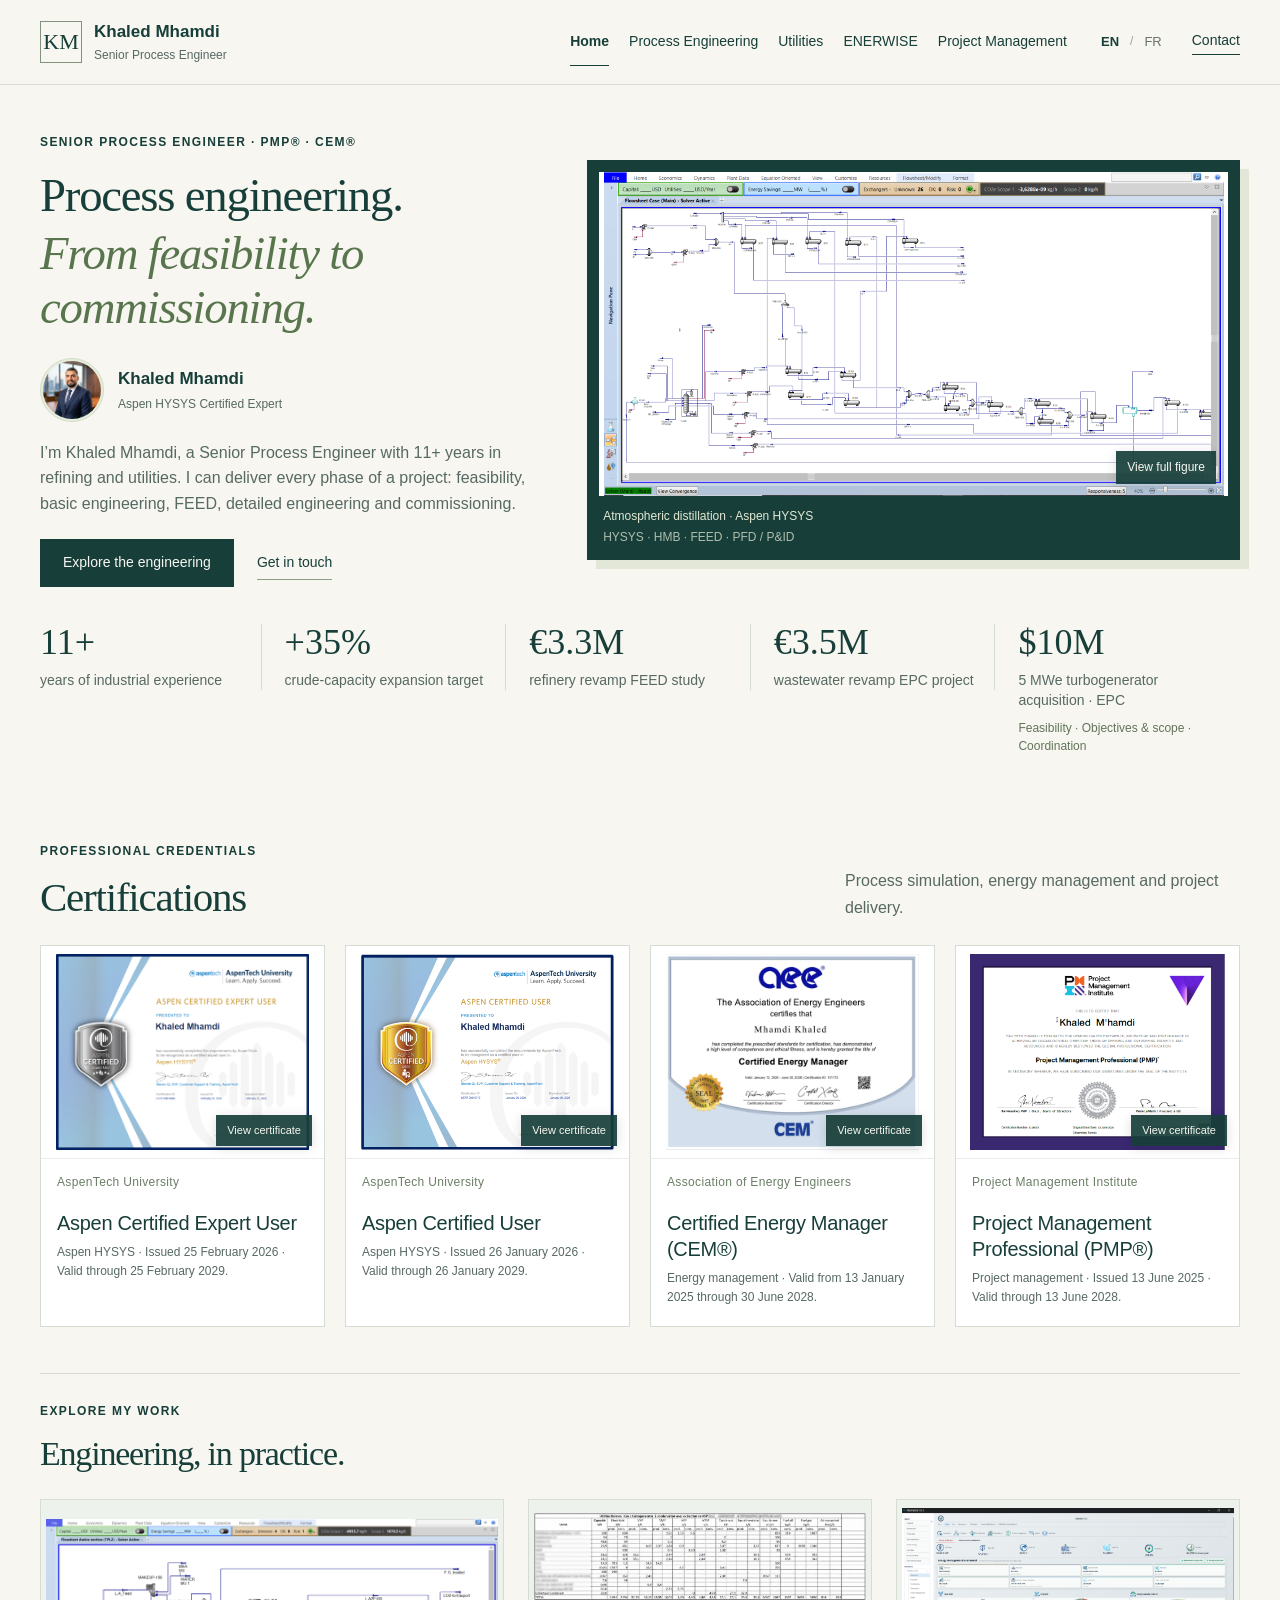
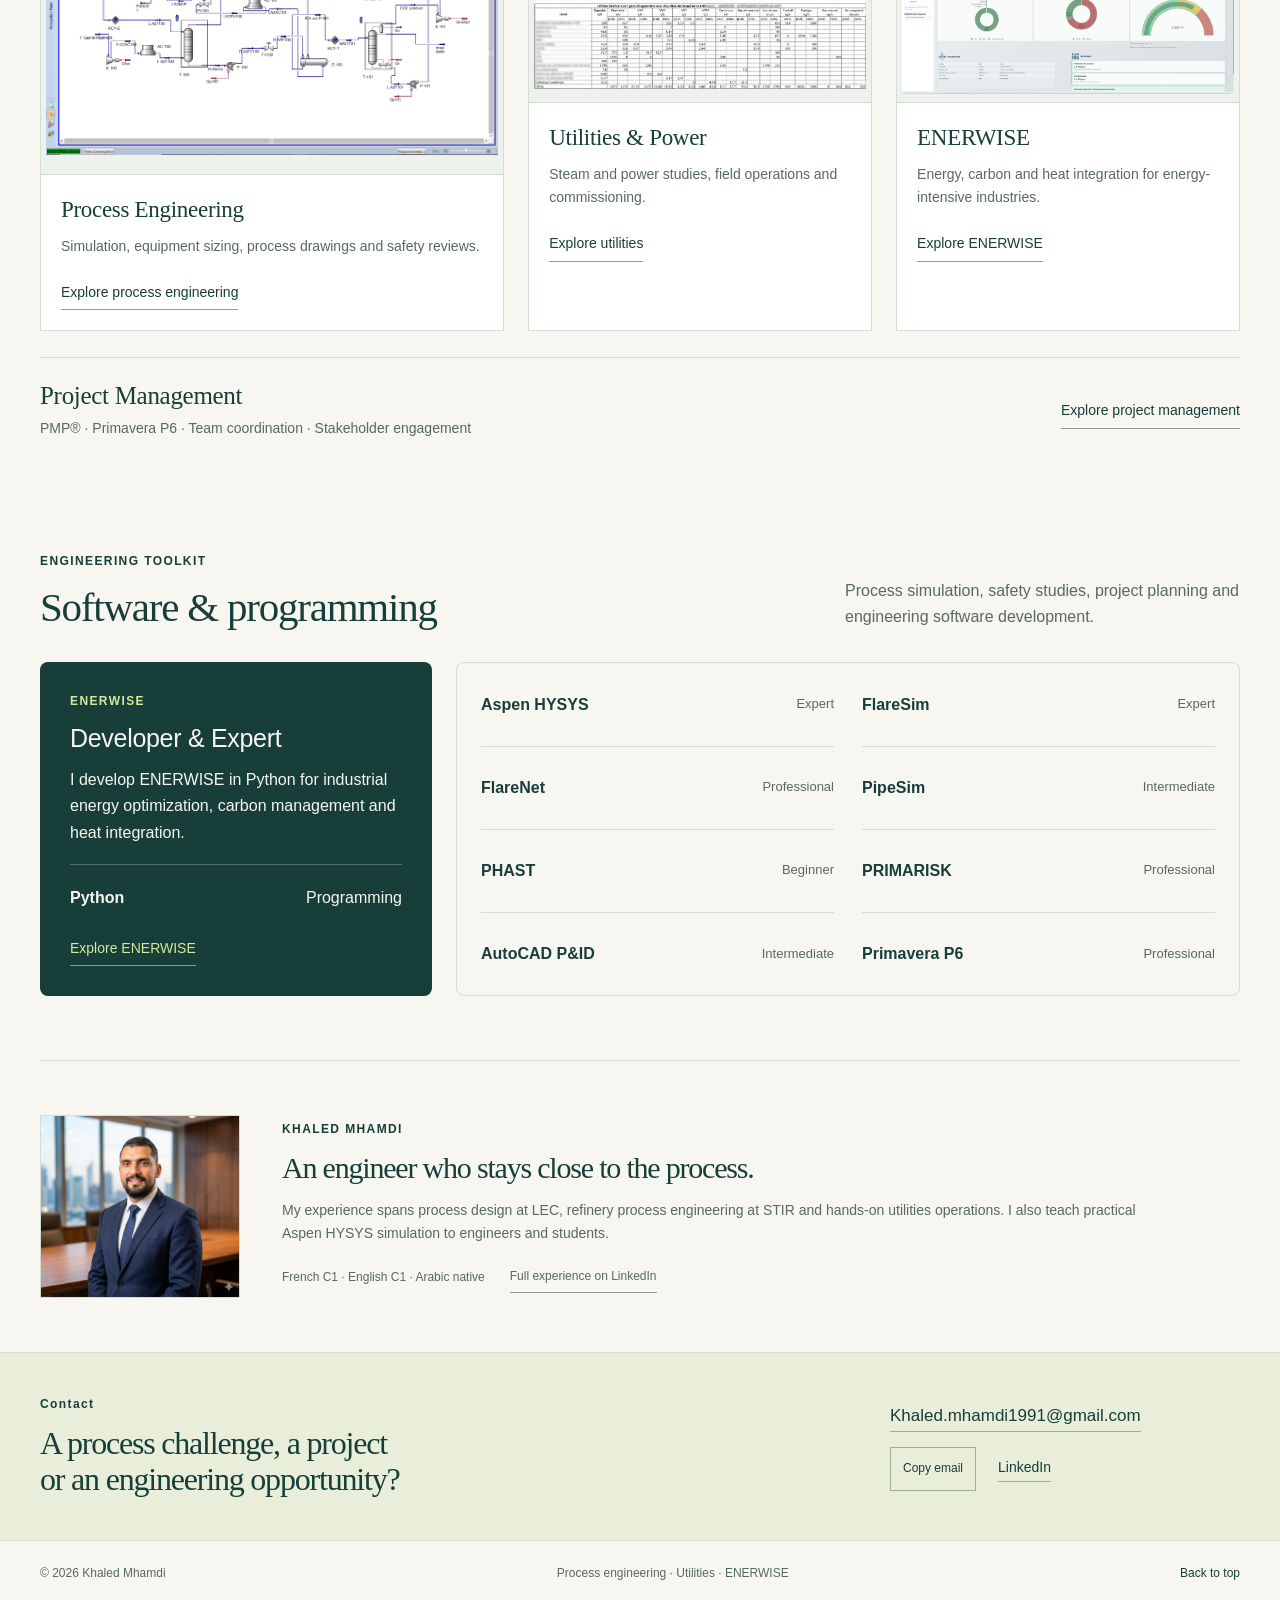
<file: index.html>
<!doctype html>
<html lang="en"><head><meta charset="utf-8"><meta name="viewport" content="width=device-width, initial-scale=1"><meta name="theme-color" content="#173e39"><title>Khaled Mhamdi | Senior Process Engineer</title><meta name="description" content="Senior Process Engineer with 11+ years in refining and utilities. Feasibility, basic engineering, FEED, detailed engineering and commissioning. Explore the visual portfolio and ENERWISE."><meta property="og:type" content="website"><meta property="og:title" content="Khaled Mhamdi | Senior Process Engineer"><meta property="og:description" content="Senior Process Engineer with 11+ years in refining and utilities. Feasibility, basic engineering, FEED, detailed engineering and commissioning. Explore the visual portfolio and ENERWISE."><meta property="og:url" content="https://www.khaledmhamdi.com/"><link rel="canonical" href="https://www.khaledmhamdi.com/"><link rel="icon" href="/favicon.svg" type="image/svg+xml"><link rel="stylesheet" href="/styles.css?v=20261016-software"><script src="/content.js?v=20261016-software" defer></script><script src="/app.js" defer></script><script type="application/ld+json">{"@context":"https://schema.org","@type":"Person","name":"Khaled Mhamdi","jobTitle":"Senior Process Engineer","email":"Khaled.mhamdi1991@gmail.com","sameAs":["https://www.linkedin.com/in/khaled-mhamdi-pmp%C2%AE-cem%C2%AE-aspen-hysys-expert%C2%AE-0255bb90"],"knowsAbout":["Process engineering","Aspen HYSYS","Equipment sizing","HAZOP","Industrial utilities","Heat integration"]}</script></head><body data-page="home" class="page-home"><a class="skip-link" href="#main" data-i18n="skip">Skip to content</a><header><div class="container header-inner"><a class="brand" href="/" data-page-path="/"><span class="brand-mark">KM</span><span>Khaled Mhamdi<small data-i18n="brandSub">Senior Process Engineer</small></span></a><nav class="desktop-nav" aria-label="Main navigation"><a href="/" data-page-path="/" data-i18n="navHome" aria-current="page" class="current">Home</a><a href="/process-engineering/" data-page-path="/process-engineering/" data-i18n="navProcess">Process Engineering</a><a href="/utilities/" data-page-path="/utilities/" data-i18n="navUtilities">Utilities</a><a href="/enerwise/" data-page-path="/enerwise/">ENERWISE</a><a href="/project-management/" data-page-path="/project-management/" data-i18n="navManagement">Project Management</a></nav><div class="header-actions"><div class="language-switch"><button type="button" data-lang="en" aria-pressed="true" class="active">EN</button><span>/</span><button type="button" data-lang="fr" aria-pressed="false">FR</button></div><a class="header-contact" href="#contact" data-i18n="contact">Contact</a><button class="menu-toggle" type="button" aria-expanded="false" aria-controls="mobile-menu" data-i18n="menu">Menu</button></div></div><nav id="mobile-menu" aria-label="Mobile navigation" hidden><a href="/" data-page-path="/" data-i18n="navHome" aria-current="page" class="current">Home</a><a href="/process-engineering/" data-page-path="/process-engineering/" data-i18n="navProcess">Process Engineering</a><a href="/utilities/" data-page-path="/utilities/" data-i18n="navUtilities">Utilities</a><a href="/enerwise/" data-page-path="/enerwise/">ENERWISE</a><a href="/project-management/" data-page-path="/project-management/" data-i18n="navManagement">Project Management</a><a href="/#about" data-page-path="/#about" data-i18n="navAbout">About</a><a href="#contact" data-i18n="contact">Contact</a></nav></header><main id="main"><section id="home" class="hero container"><div class="home-lead-grid"><div class="hero-top"><div><div class="eyebrow" data-i18n="heroLabel">SENIOR PROCESS ENGINEER · PMP® · CEM®</div><h1 data-i18n-html="heroTitle">Process engineering.<br><em>From feasibility to commissioning.</em></h1></div><div class="hero-side"><div class="hero-person"><img src="/assets/khaled-mhamdi.png" alt="Khaled Mhamdi" width="64" height="64"><div><strong>Khaled Mhamdi</strong><span>Aspen HYSYS Certified Expert</span></div></div><p data-i18n="heroIntro">I’m Khaled Mhamdi, a Senior Process Engineer with 11+ years in refining and utilities. I can deliver every phase of a project: feasibility, basic engineering, FEED, detailed engineering and commissioning.</p><div class="hero-buttons"><a class="button primary" href="/process-engineering/" data-i18n="heroCTA" data-page-path="/process-engineering/">Explore the engineering</a><a class="text-link" href="#contact" data-i18n="heroSecond">Get in touch</a></div></div></div><div class="hero-figure"><button class="figure-open" type="button" data-open="distillation" aria-label="View full atmospheric distillation figure"><img src="/assets/projects/atmospheric-distillation.png" alt="Atmospheric distillation simulation in Aspen HYSYS" width="1920" height="1004" fetchpriority="high"><span class="view-label" data-i18n="openFigure">View full figure</span></button><div class="hero-caption"><span data-i18n="heroFigure">Atmospheric distillation · Aspen HYSYS</span><span>HYSYS · HMB · FEED · PFD / P&amp;ID</span></div></div></div><div class="hero-metrics"><div><strong>11+</strong><span data-i18n="experienceYears">years of industrial experience</span></div><div><strong>+35%</strong><span data-i18n="capacityTarget">crude-capacity expansion target</span></div><div><strong>€3.3M</strong><span data-i18n="refineryFeed">refinery revamp FEED study</span></div><div><strong>€3.5M</strong><span data-i18n="wastewaterEpc">wastewater revamp EPC project</span></div><div class="turbogenerator-highlight"><strong>$10M</strong><span data-i18n="turbogeneratorEpc">5 MWe turbogenerator acquisition · EPC</span><p data-i18n="turbogeneratorScopeShort">Feasibility · Objectives &amp; scope · Coordination</p></div></div></section><section id="certifications" class="container certifications-section" aria-labelledby="certifications-title"><div class="section-heading"><div><div class="eyebrow" data-i18n="certificationsLabel">PROFESSIONAL CREDENTIALS</div><h2 id="certifications-title" data-i18n="certificationsTitle">Certifications</h2></div><p data-i18n="certificationsIntro">Process simulation, energy management and project delivery.</p></div><div class="certifications-grid"><figure class="figure-card certificate-card" data-figure-id="certificate-aceu"><button class="figure-open" type="button" data-open="certificate-aceu" aria-label="View certificate: Aspen Certified Expert User"><img src="/assets/certificates/aspen-hysys-expert-user.png" alt="Aspen Certified Expert User certificate awarded to Khaled Mhamdi" width="1137" height="879" loading="lazy" decoding="async"><span class="view-label" data-i18n="viewCertificate">View certificate</span></button><figcaption><div class="figure-meta">AspenTech University</div><h3 data-figure-title="certificate-aceu">Aspen Certified Expert User</h3><p data-figure-caption="certificate-aceu">Aspen HYSYS · Issued 25 February 2026 · Valid through 25 February 2029.</p></figcaption></figure><figure class="figure-card certificate-card" data-figure-id="certificate-acu"><button class="figure-open" type="button" data-open="certificate-acu" aria-label="View certificate: Aspen Certified User"><img src="/assets/certificates/aspen-hysys-certified-user.png" alt="Aspen Certified User certificate awarded to Khaled Mhamdi" width="954" height="740" loading="lazy" decoding="async"><span class="view-label" data-i18n="viewCertificate">View certificate</span></button><figcaption><div class="figure-meta">AspenTech University</div><h3 data-figure-title="certificate-acu">Aspen Certified User</h3><p data-figure-caption="certificate-acu">Aspen HYSYS · Issued 26 January 2026 · Valid through 26 January 2029.</p></figcaption></figure><figure class="figure-card certificate-card" data-figure-id="certificate-cem"><button class="figure-open" type="button" data-open="certificate-cem" aria-label="View certificate: Certified Energy Manager (CEM®)"><img src="/assets/certificates/certified-energy-manager.jpg" alt="Certified Energy Manager (CEM®) certificate awarded to Khaled Mhamdi" width="1244" height="968" loading="lazy" decoding="async"><span class="view-label" data-i18n="viewCertificate">View certificate</span></button><figcaption><div class="figure-meta">Association of Energy Engineers</div><h3 data-figure-title="certificate-cem">Certified Energy Manager (CEM®)</h3><p data-figure-caption="certificate-cem">Energy management · Valid from 13 January 2025 through 30 June 2028.</p></figcaption></figure><figure class="figure-card certificate-card" data-figure-id="certificate-pmp"><button class="figure-open" type="button" data-open="certificate-pmp" aria-label="View certificate: Project Management Professional (PMP®)"><img src="/assets/certificates/project-management-professional.png" alt="Project Management Professional (PMP®) certificate awarded to Khaled Mhamdi" width="824" height="636" loading="lazy" decoding="async"><span class="view-label" data-i18n="viewCertificate">View certificate</span></button><figcaption><div class="figure-meta">Project Management Institute</div><h3 data-figure-title="certificate-pmp">Project Management Professional (PMP®)</h3><p data-figure-caption="certificate-pmp">Project management · Issued 13 June 2025 · Valid through 13 June 2028.</p></figcaption></figure></div></section><section class="container home-work"><div class="section-heading"><div><div class="eyebrow" data-i18n="homeWorkLabel">EXPLORE MY WORK</div><h2 data-i18n="homeWorkTitle">Engineering, in practice.</h2></div></div><div class="path-grid"><article class="path-card path-process"><a href="/process-engineering/" data-page-path="/process-engineering/"><div class="path-visual"><img src="/assets/projects/carbon-capture-amine.png" alt="Process Engineering" width="1920" height="1003" loading="lazy" decoding="async"></div><div class="path-copy"><h3 data-i18n="homeProcessTitle">Process Engineering</h3><p data-i18n="homeProcessDesc">Simulation, equipment sizing, process drawings and safety reviews.</p><span class="text-link" data-i18n="viewProcess">Explore process engineering</span></div></a></article><article class="path-card path-utilities"><a href="/utilities/" data-page-path="/utilities/"><div class="path-visual"><img src="/assets/projects/utilities-scenarios-redacted.png" alt="Utilities &amp; Power" width="1719" height="915" loading="lazy" decoding="async"></div><div class="path-copy"><h3 data-i18n="homeUtilitiesTitle">Utilities &amp; Power</h3><p data-i18n="homeUtilitiesDesc">Steam and power studies, field operations and commissioning.</p><span class="text-link" data-i18n="viewUtilities">Explore utilities</span></div></a></article><article class="path-card path-enerwise"><a href="/enerwise/" data-page-path="/enerwise/"><div class="path-visual"><img src="/assets/enerwise/refinery-energy-dashboard.png" alt="ENERWISE" width="1917" height="1077" loading="lazy" decoding="async"></div><div class="path-copy"><h3 data-i18n="homeEnerwiseTitle">ENERWISE</h3><p data-i18n="homeEnerwiseDesc">Energy, carbon and heat integration for energy-intensive industries.</p><span class="text-link" data-i18n="viewEnerwise">Explore ENERWISE</span></div></a></article></div><a class="management-path" href="/project-management/" data-page-path="/project-management/"><div><h3 data-i18n="homeManagementTitle">Project Management</h3><p data-i18n="homeManagementDesc">PMP® · Primavera P6 · Team coordination · Stakeholder engagement</p></div><span data-i18n="viewManagement" class="text-link">Explore project management</span></a></section><section id="software" class="container software-section" aria-labelledby="software-title"><div class="section-heading"><div><div class="eyebrow" data-i18n="softwareLabel">ENGINEERING TOOLKIT</div><h2 id="software-title" data-i18n="softwareTitle">Software &amp; programming</h2></div><p data-i18n="softwareIntro">Process simulation, safety studies, project planning and engineering software development.</p></div><div class="software-layout"><article class="software-development"><div class="eyebrow">ENERWISE</div><h3 data-i18n="levelDeveloper">Developer &amp; Expert</h3><p data-i18n="softwareDevelopment">I develop ENERWISE in Python for industrial energy optimization, carbon management and heat integration.</p><div class="python-skill"><strong>Python</strong><span data-i18n="pythonRole">Programming</span></div><a class="text-link" href="/enerwise/" data-page-path="/enerwise/" data-i18n="softwareExplore">Explore ENERWISE</a></article><dl class="software-grid"><div class="software-item"><dt>Aspen HYSYS</dt><dd data-i18n="levelExpert">Expert</dd></div><div class="software-item"><dt>FlareSim</dt><dd data-i18n="levelExpert">Expert</dd></div><div class="software-item"><dt>FlareNet</dt><dd data-i18n="levelProfessional">Professional</dd></div><div class="software-item"><dt>PipeSim</dt><dd data-i18n="levelIntermediate">Intermediate</dd></div><div class="software-item"><dt>PHAST</dt><dd data-i18n="levelBeginner">Beginner</dd></div><div class="software-item"><dt>PRIMARISK</dt><dd data-i18n="levelProfessional">Professional</dd></div><div class="software-item"><dt>AutoCAD P&amp;ID</dt><dd data-i18n="levelIntermediate">Intermediate</dd></div><div class="software-item"><dt>Primavera P6</dt><dd data-i18n="levelProfessional">Professional</dd></div></dl></div></section><section id="about" class="container about-section"><img src="/assets/khaled-mhamdi.png" class="about-photo" alt="Khaled Mhamdi" width="1085" height="992" loading="lazy"><div><div class="eyebrow" data-i18n="aboutLabel">KHALED MHAMDI</div><h2 data-i18n="aboutTitle">An engineer who stays close to the process.</h2><p data-i18n="aboutDesc">My experience spans process design at LEC, refinery process engineering at STIR and hands-on utilities operations. I also teach practical Aspen HYSYS simulation to engineers and students.</p><div class="about-footer"><span data-i18n="aboutLanguages">French C1 · English C1 · Arabic native</span><a class="text-link" href="https://www.linkedin.com/in/khaled-mhamdi-pmp%C2%AE-cem%C2%AE-aspen-hysys-expert%C2%AE-0255bb90" target="_blank" rel="noopener noreferrer" data-i18n="linkedin">Full experience on LinkedIn</a></div></div></section><section class="contact-section" id="contact"><div class="container"><div><div class="eyebrow" data-i18n="contact">Contact</div><h2 data-i18n-html="contactTitle">A process challenge, a project<br>or an engineering opportunity?</h2></div><div class="contact-links"><a href="mailto:Khaled.mhamdi1991@gmail.com">Khaled.mhamdi1991@gmail.com</a><button class="copy-email" type="button" data-i18n="emailCopy">Copy email</button><a href="https://www.linkedin.com/in/khaled-mhamdi-pmp%C2%AE-cem%C2%AE-aspen-hysys-expert%C2%AE-0255bb90" target="_blank" rel="noopener noreferrer">LinkedIn</a></div></div></section></main><footer class="container"><span>© <span id="year">2026</span> Khaled Mhamdi</span><span data-i18n="footer">Process engineering · Utilities · ENERWISE</span><a href="#main" data-i18n="top">Back to top</a></footer><dialog id="figure-dialog" aria-labelledby="viewer-title"><div class="viewer-header"><div><span id="viewer-tool"></span><h2 id="viewer-title"></h2></div><button type="button" id="viewer-close" data-i18n="close">Close</button></div><div class="viewer-stage"><img id="viewer-image" alt=""></div><div class="viewer-caption" id="viewer-caption"></div><div class="viewer-controls"><button type="button" id="viewer-prev" data-i18n="previous">Previous</button><span id="viewer-count"></span><button type="button" id="viewer-next" data-i18n="next">Next</button><button type="button" id="viewer-zoom" data-i18n="zoom">Zoom in</button></div></dialog><div id="toast" role="status" aria-live="polite"></div><noscript><p class="container">Enable JavaScript to switch languages and enlarge figures. The page navigation and all project images remain available.</p></noscript></body></html>
</file>
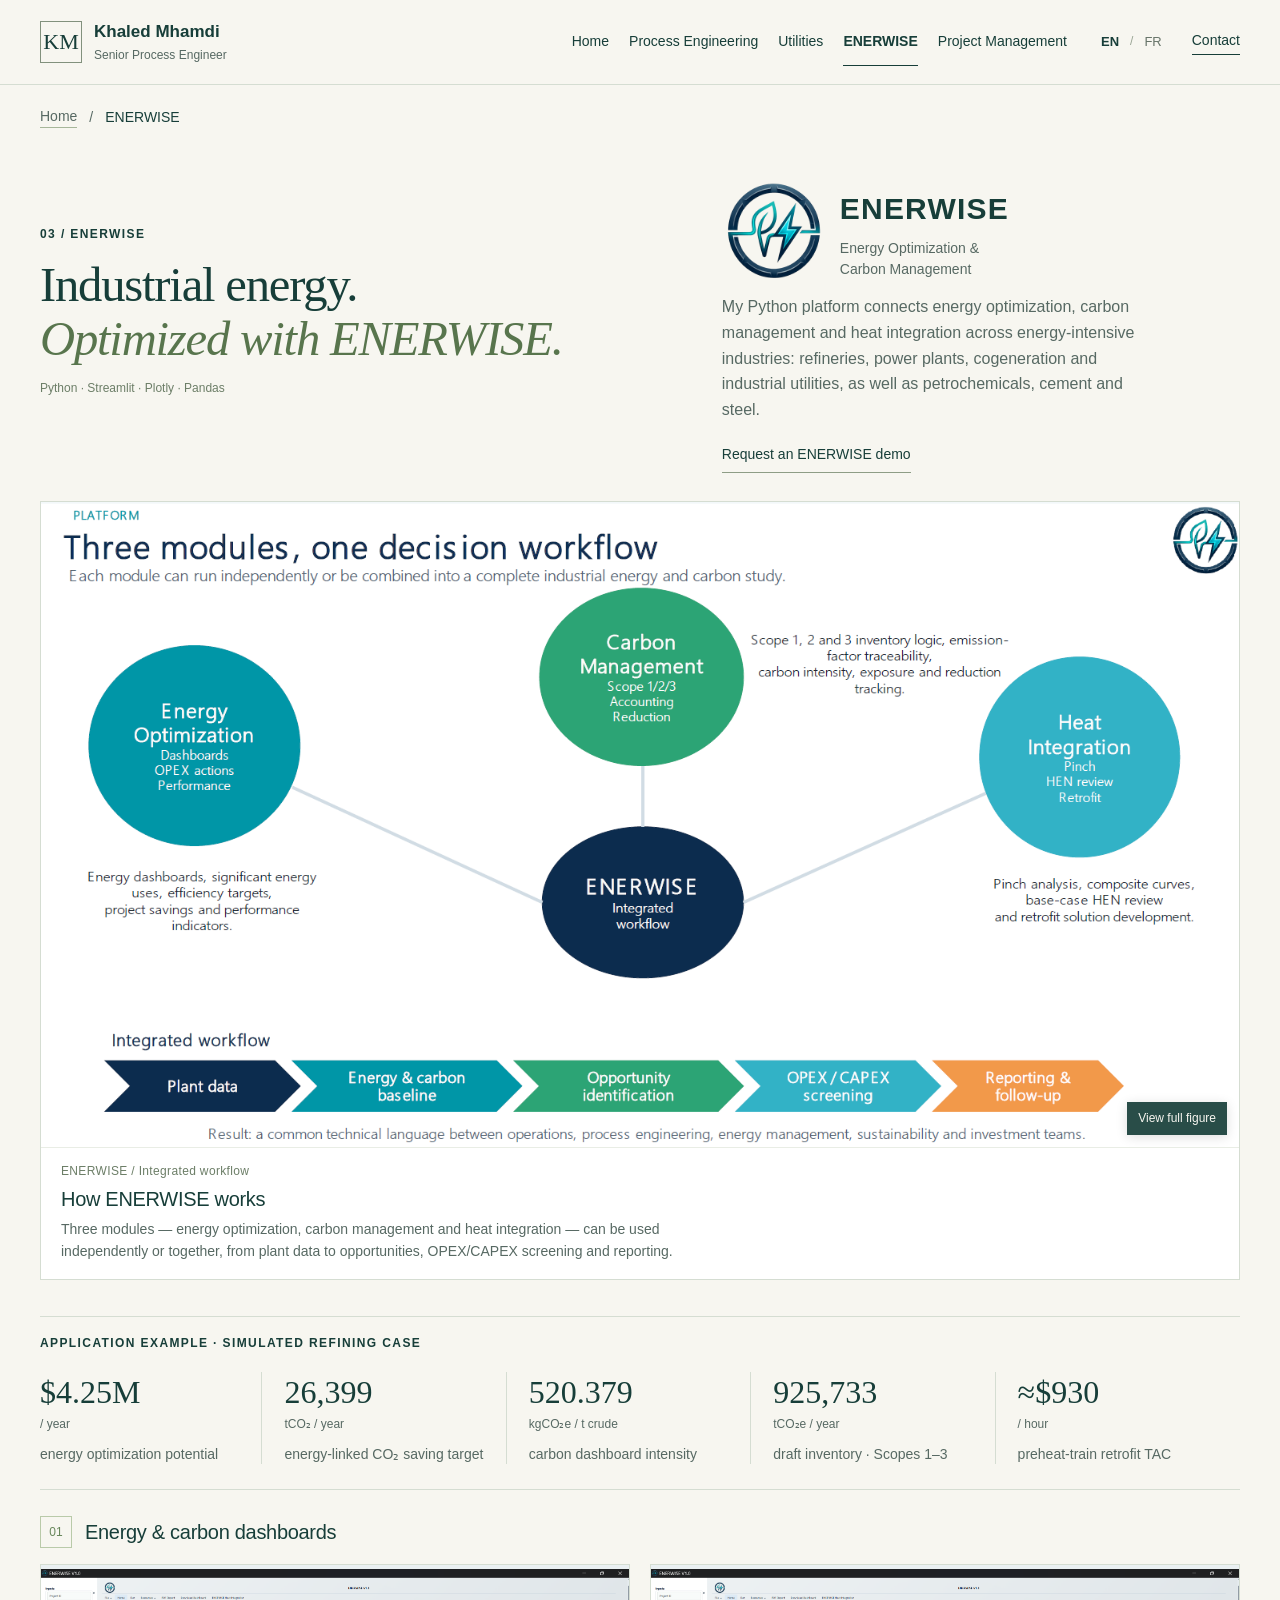
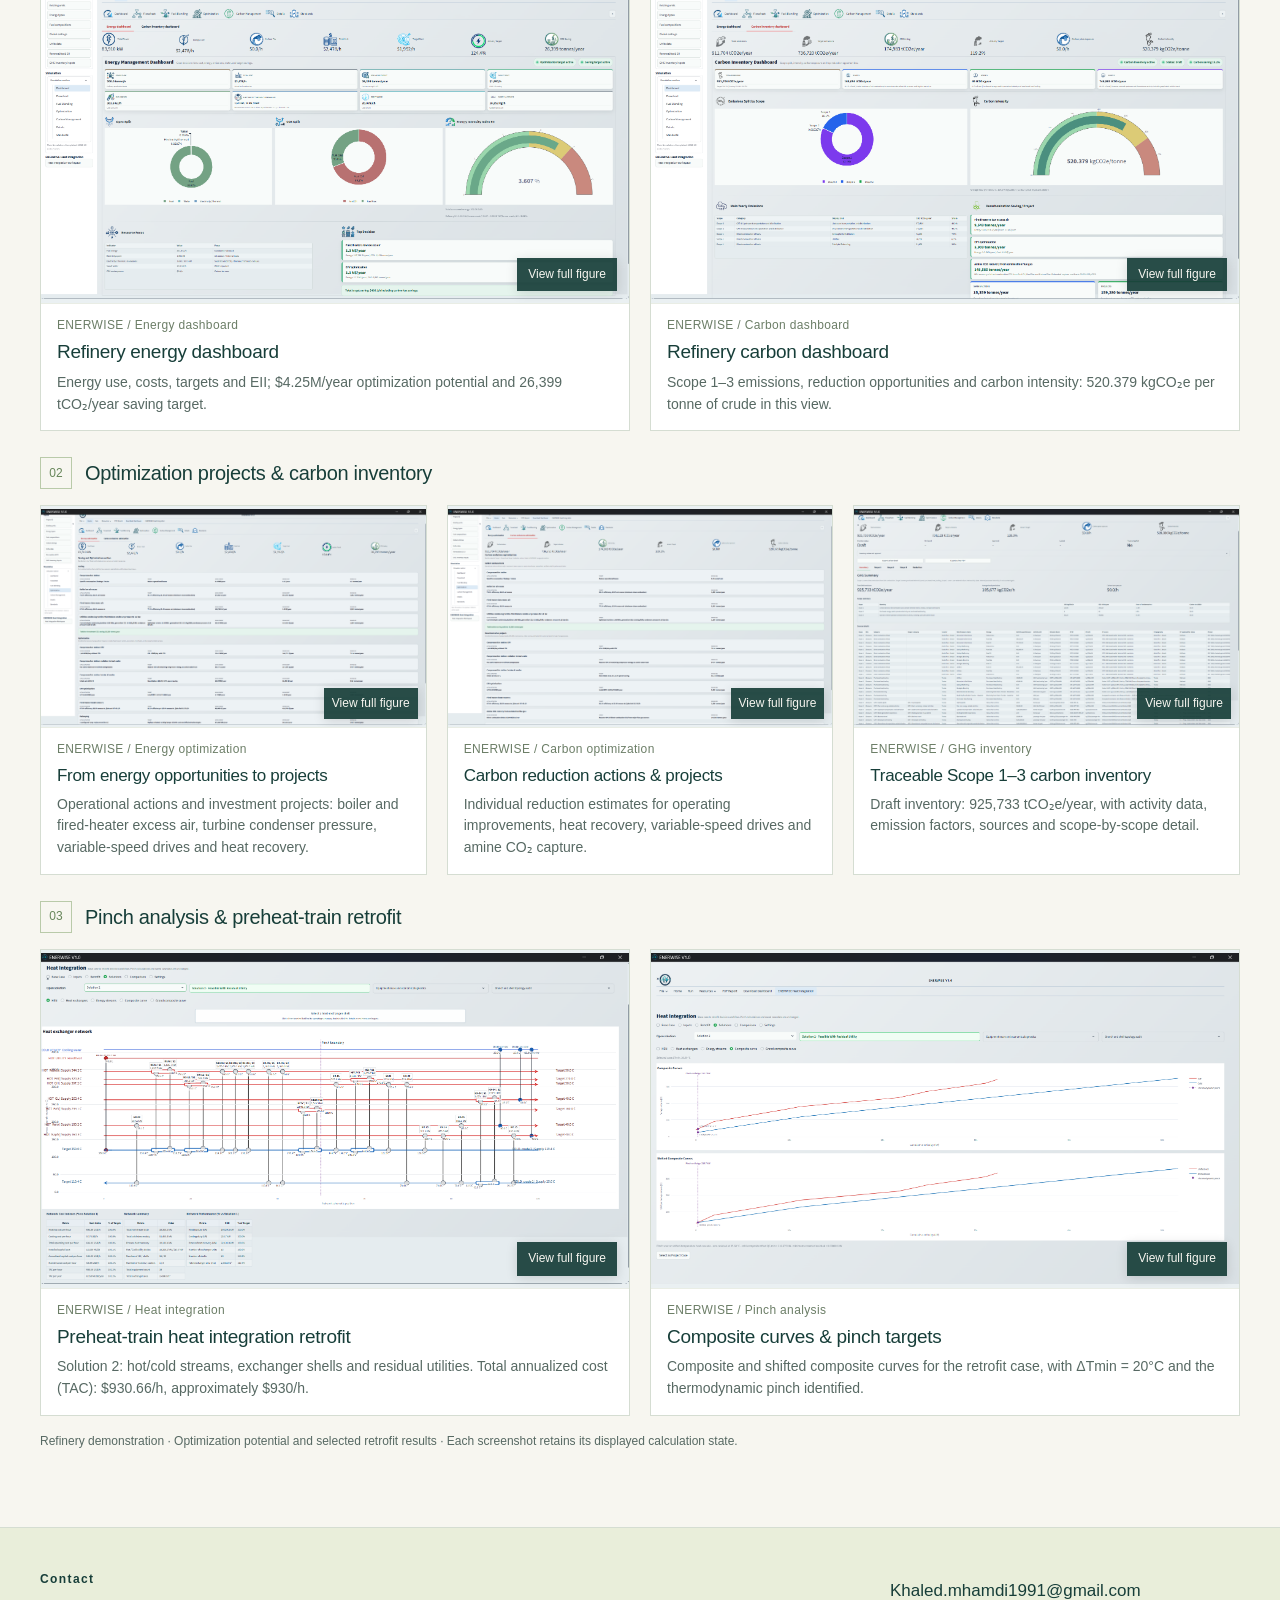
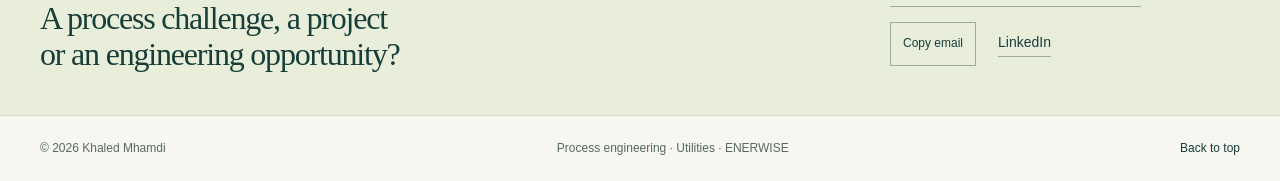
<file: enerwise/index.html>
<!doctype html>
<html lang="en"><head><meta charset="utf-8"><meta name="viewport" content="width=device-width, initial-scale=1"><meta name="theme-color" content="#173e39"><title>ENERWISE — Industrial Energy &amp; Carbon | Khaled Mhamdi</title><meta name="description" content="ENERWISE for energy-intensive industries: refining, power generation, cogeneration and industrial utilities. Energy optimization, carbon management and heat integration."><meta property="og:type" content="website"><meta property="og:title" content="ENERWISE — Industrial Energy &amp; Carbon | Khaled Mhamdi"><meta property="og:description" content="ENERWISE for energy-intensive industries: refining, power generation, cogeneration and industrial utilities. Energy optimization, carbon management and heat integration."><meta property="og:url" content="https://www.khaledmhamdi.com/enerwise/"><link rel="canonical" href="https://www.khaledmhamdi.com/enerwise/"><link rel="icon" href="/assets/enerwise-icon.ico" type="image/x-icon"><link rel="stylesheet" href="/styles.css?v=20261002-certificates-row"><script src="/content.js?v=20261002-certificates-row" defer></script><script src="/app.js" defer></script><script type="application/ld+json">{"@context":"https://schema.org","@type":"Person","name":"Khaled Mhamdi","jobTitle":"Senior Process Engineer","email":"Khaled.mhamdi1991@gmail.com","sameAs":["https://www.linkedin.com/in/khaled-mhamdi-pmp%C2%AE-cem%C2%AE-aspen-hysys-expert%C2%AE-0255bb90"],"knowsAbout":["Process engineering","Aspen HYSYS","Equipment sizing","HAZOP","Industrial utilities","Heat integration"]}</script></head><body data-page="enerwise" class="page-enerwise"><a class="skip-link" href="#main" data-i18n="skip">Skip to content</a><header><div class="container header-inner"><a class="brand" href="/" data-page-path="/"><span class="brand-mark">KM</span><span>Khaled Mhamdi<small data-i18n="brandSub">Senior Process Engineer</small></span></a><nav class="desktop-nav" aria-label="Main navigation"><a href="/" data-page-path="/" data-i18n="navHome">Home</a><a href="/process-engineering/" data-page-path="/process-engineering/" data-i18n="navProcess">Process Engineering</a><a href="/utilities/" data-page-path="/utilities/" data-i18n="navUtilities">Utilities</a><a href="/enerwise/" data-page-path="/enerwise/" aria-current="page" class="current">ENERWISE</a><a href="/project-management/" data-page-path="/project-management/" data-i18n="navManagement">Project Management</a></nav><div class="header-actions"><div class="language-switch"><button type="button" data-lang="en" aria-pressed="true" class="active">EN</button><span>/</span><button type="button" data-lang="fr" aria-pressed="false">FR</button></div><a class="header-contact" href="#contact" data-i18n="contact">Contact</a><button class="menu-toggle" type="button" aria-expanded="false" aria-controls="mobile-menu" data-i18n="menu">Menu</button></div></div><nav id="mobile-menu" aria-label="Mobile navigation" hidden><a href="/" data-page-path="/" data-i18n="navHome">Home</a><a href="/process-engineering/" data-page-path="/process-engineering/" data-i18n="navProcess">Process Engineering</a><a href="/utilities/" data-page-path="/utilities/" data-i18n="navUtilities">Utilities</a><a href="/enerwise/" data-page-path="/enerwise/" aria-current="page" class="current">ENERWISE</a><a href="/project-management/" data-page-path="/project-management/" data-i18n="navManagement">Project Management</a><a href="/#about" data-page-path="/#about" data-i18n="navAbout">About</a><a href="#contact" data-i18n="contact">Contact</a></nav></header><main id="main"><nav class="container breadcrumbs" aria-label="Breadcrumb"><a href="/" data-page-path="/" data-i18n="breadHome">Home</a><span aria-hidden="true">/</span><span data-i18n="breadEnerwise">ENERWISE</span></nav><section id="enerwise" class="section container enerwise-section discipline-section" data-content-share="20"><div class="enerwise-heading"><div><div class="eyebrow" data-i18n="enerwiseLabel">03 / ENERWISE</div><h1 data-i18n-html="enerwiseTitle">Industrial energy.<br><em>Optimized with ENERWISE.</em></h1><p class="tech-stack" data-i18n="toolStack">Python · Streamlit · Plotly · Pandas</p></div><div><div class="enerwise-brand"><img src="/assets/enerwise-icon.png" alt="ENERWISE logo" width="256" height="256"><div><strong>ENERWISE</strong><span>Energy Optimization &amp;<br>Carbon Management</span></div></div><p data-i18n="enerwiseDesc">My Python platform connects energy optimization, carbon management and heat integration across energy-intensive industries: refineries, power plants, cogeneration and industrial utilities, as well as petrochemicals, cement and steel.</p><a class="text-link" href="mailto:Khaled.mhamdi1991@gmail.com?subject=ENERWISE%20demo" data-i18n="enerwiseRequest">Request an ENERWISE demo</a></div></div><figure class="figure-card enerwise-workflow" data-figure-id="enerwise-workflow"><button class="figure-open" type="button" data-open="enerwise-workflow" aria-label="View full figure: ENERWISE integrated workflow"><img src="/assets/enerwise/platform-workflow.png" alt="ENERWISE platform diagram: energy optimization, carbon management and heat integration, from plant data to reporting" width="1497" height="806" loading="lazy" decoding="async"><span class="view-label" data-i18n="openFigure">View full figure</span></button><figcaption><div class="figure-meta">ENERWISE / Integrated workflow</div><h3 data-figure-title="enerwise-workflow">How ENERWISE works</h3><p data-figure-caption="enerwise-workflow">Three modules — energy optimization, carbon management and heat integration — can be used independently or together, from plant data to opportunities, OPEX/CAPEX screening and reporting.</p></figcaption></figure><div class="refinery-case-label"><div class="eyebrow" data-i18n="enerwiseCase">APPLICATION EXAMPLE · SIMULATED REFINING CASE</div></div><div class="refinery-kpis"><div><strong><span data-i18n="ewSavingsValue">$4.25M</span></strong><small data-i18n="ewSavingsUnit">/ year</small><span class="metric-label" data-i18n="ewSavingsLabel">energy optimization potential</span></div><div><strong><span data-i18n="ewCarbonValue">26,399</span></strong><small data-i18n="ewCarbonUnit">tCO₂ / year</small><span class="metric-label" data-i18n="ewCarbonLabel">energy-linked CO₂ saving target</span></div><div><strong><span data-i18n="ewIntensityValue">520.379</span></strong><small data-i18n="ewIntensityUnit">kgCO₂e / t crude</small><span class="metric-label" data-i18n="ewIntensityLabel">carbon dashboard intensity</span></div><div><strong><span data-i18n="ewInventoryValue">925,733</span></strong><small data-i18n="ewInventoryUnit">tCO₂e / year</small><span class="metric-label" data-i18n="ewInventoryLabel">draft inventory · Scopes 1–3</span></div><div><strong><span data-i18n="ewTacValue">≈$930</span></strong><small data-i18n="ewTacUnit">/ hour</small><span class="metric-label" data-i18n="ewTacLabel">preheat-train retrofit TAC</span></div></div><div class="refinery-group"><div class="case-heading"><span>01</span><h3 data-i18n="ewDashboardTitle">Energy &amp; carbon dashboards</h3></div><div class="enerwise-grid refinery-dashboard-grid"><figure class="figure-card " data-figure-id="enerwise-energy"><button class="figure-open" type="button" data-open="enerwise-energy" aria-label="View full figure: Refinery energy dashboard"><img src="/assets/enerwise/refinery-energy-dashboard.png" alt="Refinery energy dashboard" width="1917" height="1077" loading="lazy" decoding="async"><span class="view-label" data-i18n="openFigure">View full figure</span></button><figcaption><div class="figure-meta">ENERWISE / Energy dashboard</div><h3 data-figure-title="enerwise-energy">Refinery energy dashboard</h3><p data-figure-caption="enerwise-energy">Energy use, costs, targets and EII; $4.25M/year optimization potential and 26,399 tCO₂/year saving target.</p></figcaption></figure><figure class="figure-card " data-figure-id="enerwise-carbon"><button class="figure-open" type="button" data-open="enerwise-carbon" aria-label="View full figure: Refinery carbon dashboard"><img src="/assets/enerwise/refinery-carbon-dashboard.png" alt="Refinery carbon dashboard" width="1917" height="1077" loading="lazy" decoding="async"><span class="view-label" data-i18n="openFigure">View full figure</span></button><figcaption><div class="figure-meta">ENERWISE / Carbon dashboard</div><h3 data-figure-title="enerwise-carbon">Refinery carbon dashboard</h3><p data-figure-caption="enerwise-carbon">Scope 1–3 emissions, reduction opportunities and carbon intensity: 520.379 kgCO₂e per tonne of crude in this view.</p></figcaption></figure></div></div><div class="refinery-group"><div class="case-heading"><span>02</span><h3 data-i18n="ewProjectsTitle">Optimization projects &amp; carbon inventory</h3></div><div class="enerwise-grid refinery-project-grid"><figure class="figure-card " data-figure-id="enerwise-energy-projects"><button class="figure-open" type="button" data-open="enerwise-energy-projects" aria-label="View full figure: From energy opportunities to projects"><img src="/assets/enerwise/refinery-energy-projects.png" alt="From energy opportunities to projects" width="1917" height="1077" loading="lazy" decoding="async"><span class="view-label" data-i18n="openFigure">View full figure</span></button><figcaption><div class="figure-meta">ENERWISE / Energy optimization</div><h3 data-figure-title="enerwise-energy-projects">From energy opportunities to projects</h3><p data-figure-caption="enerwise-energy-projects">Operational actions and investment projects: boiler and fired-heater excess air, turbine condenser pressure, variable-speed drives and heat recovery.</p></figcaption></figure><figure class="figure-card " data-figure-id="enerwise-carbon-projects"><button class="figure-open" type="button" data-open="enerwise-carbon-projects" aria-label="View full figure: Carbon reduction actions &amp; projects"><img src="/assets/enerwise/refinery-carbon-projects.png" alt="Carbon reduction actions &amp; projects" width="1917" height="1077" loading="lazy" decoding="async"><span class="view-label" data-i18n="openFigure">View full figure</span></button><figcaption><div class="figure-meta">ENERWISE / Carbon optimization</div><h3 data-figure-title="enerwise-carbon-projects">Carbon reduction actions &amp; projects</h3><p data-figure-caption="enerwise-carbon-projects">Individual reduction estimates for operating improvements, heat recovery, variable-speed drives and amine CO₂ capture.</p></figcaption></figure><figure class="figure-card " data-figure-id="enerwise-inventory"><button class="figure-open" type="button" data-open="enerwise-inventory" aria-label="View full figure: Traceable Scope 1–3 carbon inventory"><img src="/assets/enerwise/refinery-carbon-inventory.png" alt="Traceable Scope 1–3 carbon inventory" width="1917" height="1077" loading="lazy" decoding="async"><span class="view-label" data-i18n="openFigure">View full figure</span></button><figcaption><div class="figure-meta">ENERWISE / GHG inventory</div><h3 data-figure-title="enerwise-inventory">Traceable Scope 1–3 carbon inventory</h3><p data-figure-caption="enerwise-inventory">Draft inventory: 925,733 tCO₂e/year, with activity data, emission factors, sources and scope-by-scope detail.</p></figcaption></figure></div></div><div class="refinery-group"><div class="case-heading"><span>03</span><h3 data-i18n="ewHeatTitle">Pinch analysis &amp; preheat-train retrofit</h3></div><div class="enerwise-grid refinery-heat-grid"><figure class="figure-card " data-figure-id="enerwise-heat"><button class="figure-open" type="button" data-open="enerwise-heat" aria-label="View full figure: Preheat-train heat integration retrofit"><img src="/assets/enerwise/refinery-preheat-retrofit.png" alt="Preheat-train heat integration retrofit" width="1917" height="1077" loading="lazy" decoding="async"><span class="view-label" data-i18n="openFigure">View full figure</span></button><figcaption><div class="figure-meta">ENERWISE / Heat integration</div><h3 data-figure-title="enerwise-heat">Preheat-train heat integration retrofit</h3><p data-figure-caption="enerwise-heat">Solution 2: hot/cold streams, exchanger shells and residual utilities. Total annualized cost (TAC): $930.66/h, approximately $930/h.</p></figcaption></figure><figure class="figure-card " data-figure-id="enerwise-composite"><button class="figure-open" type="button" data-open="enerwise-composite" aria-label="View full figure: Composite curves &amp; pinch targets"><img src="/assets/enerwise/refinery-pinch-composite-curves.png" alt="Composite curves &amp; pinch targets" width="1917" height="1077" loading="lazy" decoding="async"><span class="view-label" data-i18n="openFigure">View full figure</span></button><figcaption><div class="figure-meta">ENERWISE / Pinch analysis</div><h3 data-figure-title="enerwise-composite">Composite curves &amp; pinch targets</h3><p data-figure-caption="enerwise-composite">Composite and shifted composite curves for the retrofit case, with ΔTmin = 20°C and the thermodynamic pinch identified.</p></figcaption></figure></div></div><p class="software-caption" data-i18n="enerwiseCaption">Refinery demonstration · Optimization potential and selected retrofit results · Each screenshot retains its displayed calculation state.</p></section><section class="contact-section" id="contact"><div class="container"><div><div class="eyebrow" data-i18n="contact">Contact</div><h2 data-i18n-html="contactTitle">A process challenge, a project<br>or an engineering opportunity?</h2></div><div class="contact-links"><a href="mailto:Khaled.mhamdi1991@gmail.com">Khaled.mhamdi1991@gmail.com</a><button class="copy-email" type="button" data-i18n="emailCopy">Copy email</button><a href="https://www.linkedin.com/in/khaled-mhamdi-pmp%C2%AE-cem%C2%AE-aspen-hysys-expert%C2%AE-0255bb90" target="_blank" rel="noopener noreferrer">LinkedIn</a></div></div></section></main><footer class="container"><span>© <span id="year">2026</span> Khaled Mhamdi</span><span data-i18n="footer">Process engineering · Utilities · ENERWISE</span><a href="#main" data-i18n="top">Back to top</a></footer><dialog id="figure-dialog" aria-labelledby="viewer-title"><div class="viewer-header"><div><span id="viewer-tool"></span><h2 id="viewer-title"></h2></div><button type="button" id="viewer-close" data-i18n="close">Close</button></div><div class="viewer-stage"><img id="viewer-image" alt=""></div><div class="viewer-caption" id="viewer-caption"></div><div class="viewer-controls"><button type="button" id="viewer-prev" data-i18n="previous">Previous</button><span id="viewer-count"></span><button type="button" id="viewer-next" data-i18n="next">Next</button><button type="button" id="viewer-zoom" data-i18n="zoom">Zoom in</button></div></dialog><div id="toast" role="status" aria-live="polite"></div><noscript><p class="container">Enable JavaScript to switch languages and enlarge figures. The page navigation and all project images remain available.</p></noscript></body></html>
</file>
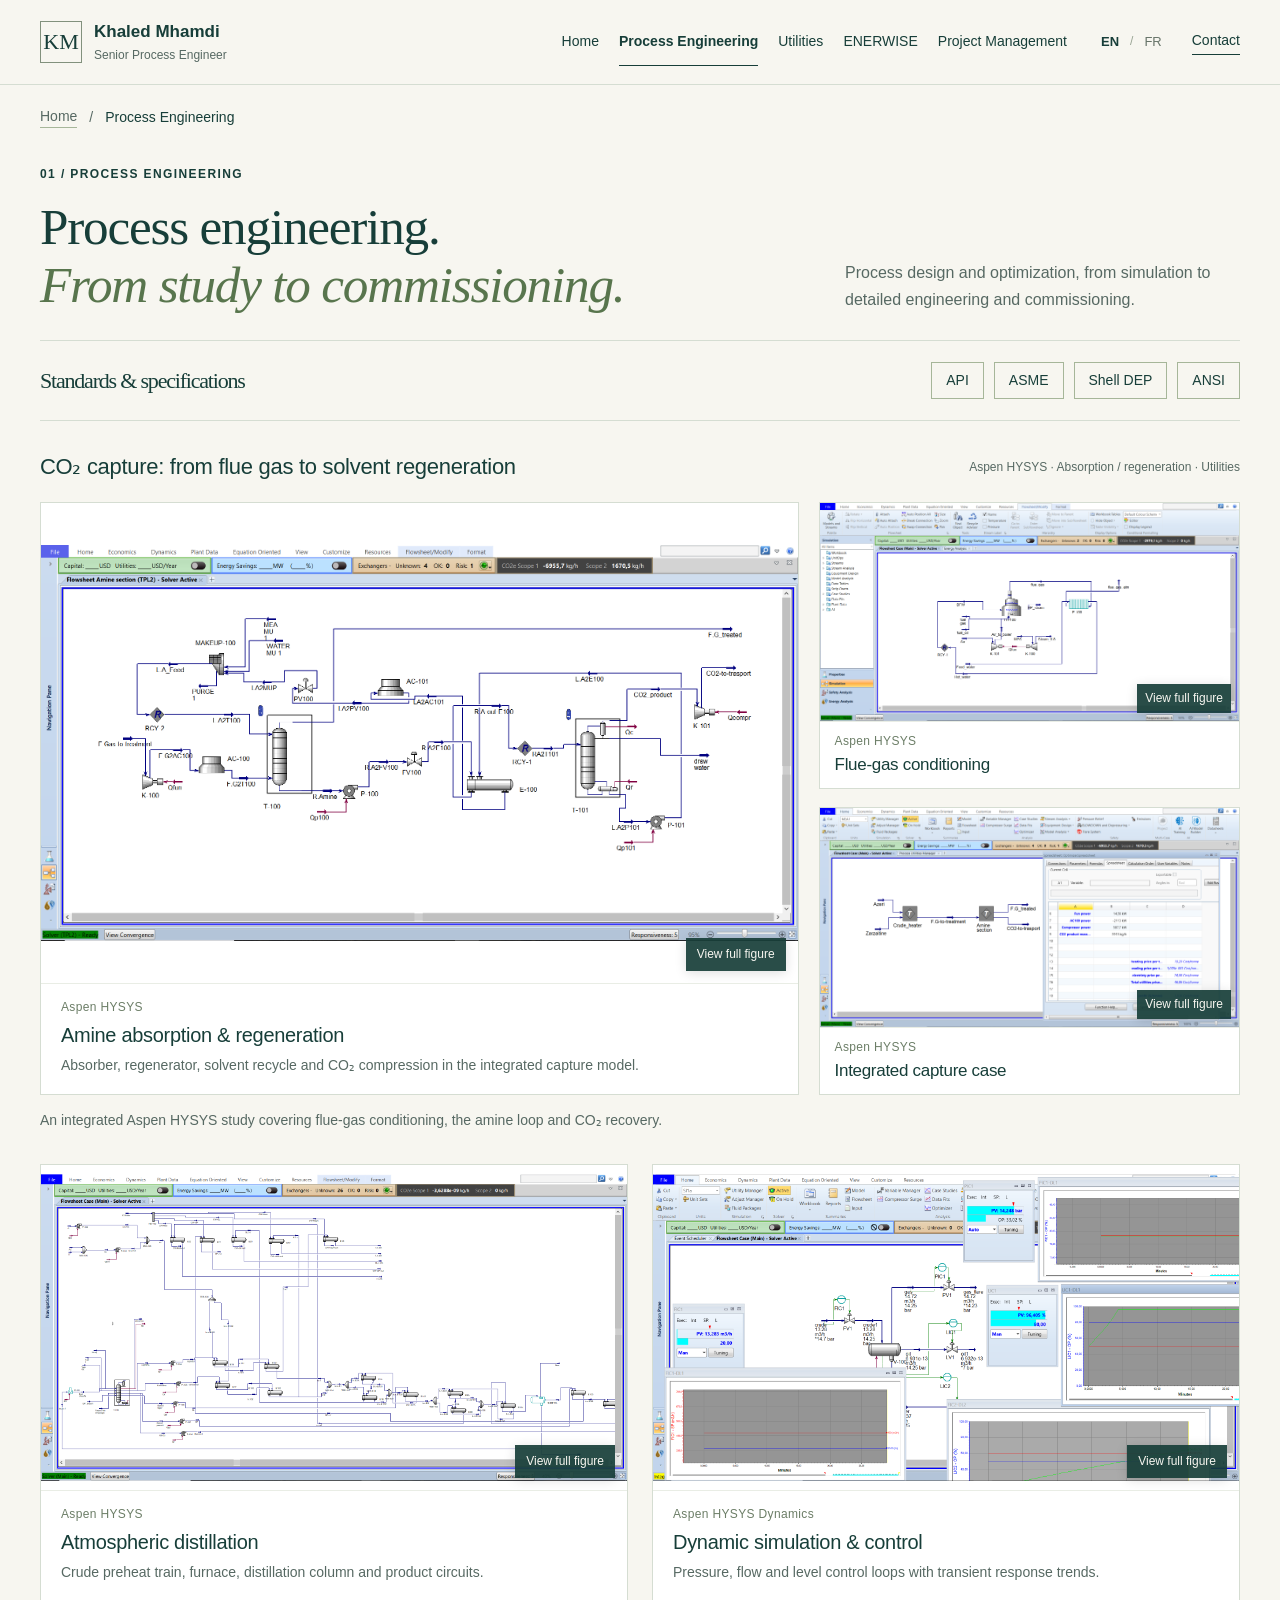
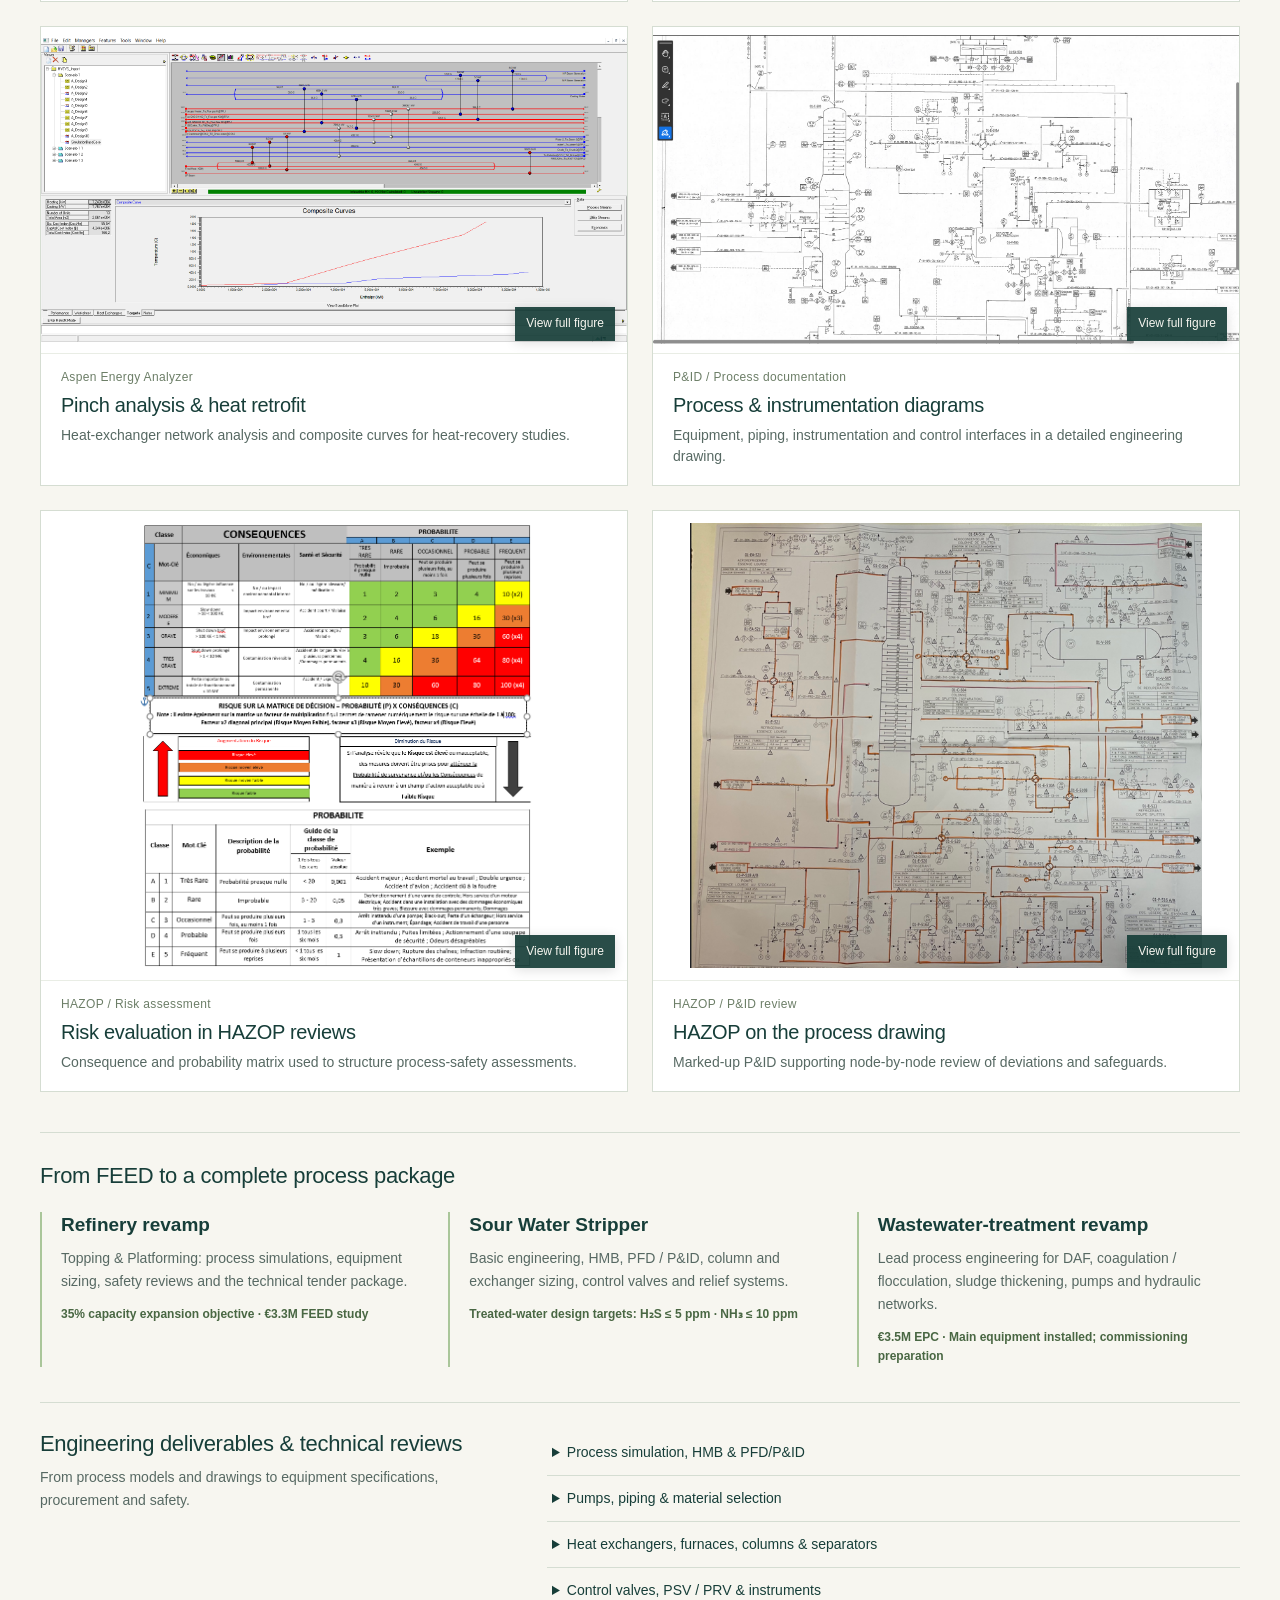
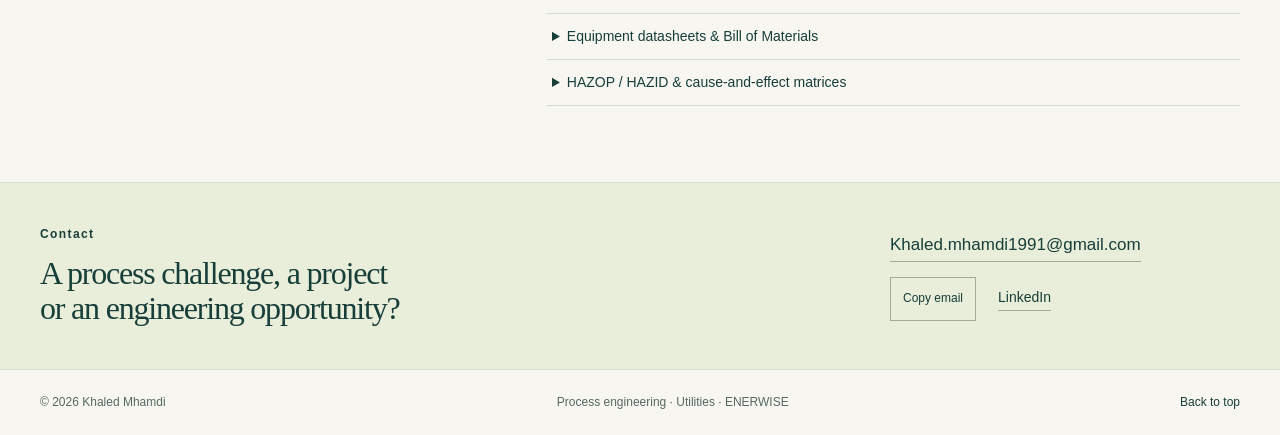
<file: process-engineering/index.html>
<!doctype html>
<html lang="en"><head><meta charset="utf-8"><meta name="viewport" content="width=device-width, initial-scale=1"><meta name="theme-color" content="#173e39"><title>Process Engineering | Khaled Mhamdi</title><meta name="description" content="Aspen HYSYS simulation, CO₂ capture, atmospheric distillation, dynamic simulation, pinch analysis, equipment sizing, P&amp;ID and HAZOP. Process engineering from study to commissioning."><meta property="og:type" content="website"><meta property="og:title" content="Process Engineering | Khaled Mhamdi"><meta property="og:description" content="Aspen HYSYS simulation, CO₂ capture, atmospheric distillation, dynamic simulation, pinch analysis, equipment sizing, P&amp;ID and HAZOP. Process engineering from study to commissioning."><meta property="og:url" content="https://www.khaledmhamdi.com/process-engineering/"><link rel="canonical" href="https://www.khaledmhamdi.com/process-engineering/"><link rel="icon" href="/favicon.svg" type="image/svg+xml"><link rel="stylesheet" href="/styles.css?v=20261002-certificates-row"><script src="/content.js?v=20261002-certificates-row" defer></script><script src="/app.js" defer></script><script type="application/ld+json">{"@context":"https://schema.org","@type":"Person","name":"Khaled Mhamdi","jobTitle":"Senior Process Engineer","email":"Khaled.mhamdi1991@gmail.com","sameAs":["https://www.linkedin.com/in/khaled-mhamdi-pmp%C2%AE-cem%C2%AE-aspen-hysys-expert%C2%AE-0255bb90"],"knowsAbout":["Process engineering","Aspen HYSYS","Equipment sizing","HAZOP","Industrial utilities","Heat integration"]}</script></head><body data-page="process" class="page-process"><a class="skip-link" href="#main" data-i18n="skip">Skip to content</a><header><div class="container header-inner"><a class="brand" href="/" data-page-path="/"><span class="brand-mark">KM</span><span>Khaled Mhamdi<small data-i18n="brandSub">Senior Process Engineer</small></span></a><nav class="desktop-nav" aria-label="Main navigation"><a href="/" data-page-path="/" data-i18n="navHome">Home</a><a href="/process-engineering/" data-page-path="/process-engineering/" data-i18n="navProcess" aria-current="page" class="current">Process Engineering</a><a href="/utilities/" data-page-path="/utilities/" data-i18n="navUtilities">Utilities</a><a href="/enerwise/" data-page-path="/enerwise/">ENERWISE</a><a href="/project-management/" data-page-path="/project-management/" data-i18n="navManagement">Project Management</a></nav><div class="header-actions"><div class="language-switch"><button type="button" data-lang="en" aria-pressed="true" class="active">EN</button><span>/</span><button type="button" data-lang="fr" aria-pressed="false">FR</button></div><a class="header-contact" href="#contact" data-i18n="contact">Contact</a><button class="menu-toggle" type="button" aria-expanded="false" aria-controls="mobile-menu" data-i18n="menu">Menu</button></div></div><nav id="mobile-menu" aria-label="Mobile navigation" hidden><a href="/" data-page-path="/" data-i18n="navHome">Home</a><a href="/process-engineering/" data-page-path="/process-engineering/" data-i18n="navProcess" aria-current="page" class="current">Process Engineering</a><a href="/utilities/" data-page-path="/utilities/" data-i18n="navUtilities">Utilities</a><a href="/enerwise/" data-page-path="/enerwise/">ENERWISE</a><a href="/project-management/" data-page-path="/project-management/" data-i18n="navManagement">Project Management</a><a href="/#about" data-page-path="/#about" data-i18n="navAbout">About</a><a href="#contact" data-i18n="contact">Contact</a></nav></header><main id="main"><nav class="container breadcrumbs" aria-label="Breadcrumb"><a href="/" data-page-path="/" data-i18n="breadHome">Home</a><span aria-hidden="true">/</span><span data-i18n="breadProcess">Process Engineering</span></nav><section id="process" class="section container discipline-section" data-content-share="55"><div class="section-heading"><div><div class="eyebrow" data-i18n="processLabel">01 / PROCESS ENGINEERING</div><h1 data-i18n-html="processTitle">Process engineering.<br><em>From study to commissioning.</em></h1></div><p data-i18n="processIntro">Process design and optimization, from simulation to detailed engineering and commissioning.</p></div>
<section class="standards-band" aria-labelledby="standards-title"><h2 id="standards-title" data-i18n="processStandardsTitle">Standards &amp; specifications</h2><ul><li>API</li><li>ASME</li><li>Shell DEP</li><li>ANSI</li></ul></section><div class="capture-project"><div class="project-heading"><h3 data-i18n="captureTitle">CO₂ capture: from flue gas to solvent regeneration</h3><span class="tools-label" data-i18n="captureTools">Aspen HYSYS · Absorption / regeneration · Utilities</span></div><div class="capture-grid"><figure class="figure-card capture-main" data-figure-id="capture-amine"><button class="figure-open" type="button" data-open="capture-amine" aria-label="View full figure: Amine absorption &amp; regeneration"><img src="/assets/projects/carbon-capture-amine.png" alt="Amine absorption &amp; regeneration" loading="lazy" decoding="async" width="1920" height="1003"><span class="view-label" data-i18n="openFigure">View full figure</span></button><figcaption><div class="figure-meta">Aspen HYSYS</div><h3 data-figure-title="capture-amine">Amine absorption &amp; regeneration</h3><p data-figure-caption="capture-amine">Absorber, regenerator, solvent recycle and CO₂ compression in the integrated capture model.</p></figcaption></figure><div class="capture-support"><figure class="figure-card " data-figure-id="capture-flue"><button class="figure-open" type="button" data-open="capture-flue" aria-label="View full figure: Flue-gas conditioning"><img src="/assets/projects/carbon-capture-flue-gas.png" alt="Flue-gas conditioning" loading="lazy" decoding="async" width="1920" height="1002"><span class="view-label" data-i18n="openFigure">View full figure</span></button><figcaption><div class="figure-meta">Aspen HYSYS</div><h3 data-figure-title="capture-flue">Flue-gas conditioning</h3></figcaption></figure><figure class="figure-card " data-figure-id="capture-overview"><button class="figure-open" type="button" data-open="capture-overview" aria-label="View full figure: Integrated capture case"><img src="/assets/projects/carbon-capture-overview.png" alt="Integrated capture case" loading="lazy" decoding="async" width="1920" height="1001"><span class="view-label" data-i18n="openFigure">View full figure</span></button><figcaption><div class="figure-meta">Aspen HYSYS</div><h3 data-figure-title="capture-overview">Integrated capture case</h3></figcaption></figure></div></div><p class="project-caption" data-i18n="captureDesc">An integrated Aspen HYSYS study covering flue-gas conditioning, the amine loop and CO₂ recovery.</p></div>
<div class="visual-grid"><figure class="figure-card " data-figure-id="distillation"><button class="figure-open" type="button" data-open="distillation" aria-label="View full figure: Atmospheric distillation"><img src="/assets/projects/atmospheric-distillation.png" alt="Atmospheric distillation" loading="lazy" decoding="async" width="1920" height="1004"><span class="view-label" data-i18n="openFigure">View full figure</span></button><figcaption><div class="figure-meta">Aspen HYSYS</div><h3 data-figure-title="distillation">Atmospheric distillation</h3><p data-figure-caption="distillation">Crude preheat train, furnace, distillation column and product circuits.</p></figcaption></figure><figure class="figure-card " data-figure-id="dynamics"><button class="figure-open" type="button" data-open="dynamics" aria-label="View full figure: Dynamic simulation &amp; control"><img src="/assets/projects/dynamic-simulation.png" alt="Dynamic simulation &amp; control" loading="lazy" decoding="async" width="1920" height="1004"><span class="view-label" data-i18n="openFigure">View full figure</span></button><figcaption><div class="figure-meta">Aspen HYSYS Dynamics</div><h3 data-figure-title="dynamics">Dynamic simulation &amp; control</h3><p data-figure-caption="dynamics">Pressure, flow and level control loops with transient response trends.</p></figcaption></figure><figure class="figure-card " data-figure-id="pinch"><button class="figure-open" type="button" data-open="pinch" aria-label="View full figure: Pinch analysis &amp; heat retrofit"><img src="/assets/projects/pinch-retrofit.png" alt="Pinch analysis &amp; heat retrofit" loading="lazy" decoding="async" width="1920" height="996"><span class="view-label" data-i18n="openFigure">View full figure</span></button><figcaption><div class="figure-meta">Aspen Energy Analyzer</div><h3 data-figure-title="pinch">Pinch analysis &amp; heat retrofit</h3><p data-figure-caption="pinch">Heat-exchanger network analysis and composite curves for heat-recovery studies.</p></figcaption></figure><figure class="figure-card " data-figure-id="pid"><button class="figure-open" type="button" data-open="pid" aria-label="View full figure: Process &amp; instrumentation diagrams"><img src="/assets/projects/process-pid.png" alt="Process &amp; instrumentation diagrams" loading="lazy" decoding="async" width="1856" height="977"><span class="view-label" data-i18n="openFigure">View full figure</span></button><figcaption><div class="figure-meta">P&amp;ID / Process documentation</div><h3 data-figure-title="pid">Process &amp; instrumentation diagrams</h3><p data-figure-caption="pid">Equipment, piping, instrumentation and control interfaces in a detailed engineering drawing.</p></figcaption></figure><figure class="figure-card portrait-figure" data-figure-id="hazop-matrix"><button class="figure-open" type="button" data-open="hazop-matrix" aria-label="View full figure: Risk evaluation in HAZOP reviews"><img src="/assets/projects/hazop-risk-matrix.png" alt="Risk evaluation in HAZOP reviews" loading="lazy" decoding="async" width="797" height="897"><span class="view-label" data-i18n="openFigure">View full figure</span></button><figcaption><div class="figure-meta">HAZOP / Risk assessment</div><h3 data-figure-title="hazop-matrix">Risk evaluation in HAZOP reviews</h3><p data-figure-caption="hazop-matrix">Consequence and probability matrix used to structure process-safety assessments.</p></figcaption></figure><figure class="figure-card portrait-figure" data-figure-id="hazop-pid"><button class="figure-open" type="button" data-open="hazop-pid" aria-label="View full figure: HAZOP on the process drawing"><img src="/assets/projects/hazop-marked-pid.png" alt="HAZOP on the process drawing" loading="lazy" decoding="async" width="732" height="637"><span class="view-label" data-i18n="openFigure">View full figure</span></button><figcaption><div class="figure-meta">HAZOP / P&amp;ID review</div><h3 data-figure-title="hazop-pid">HAZOP on the process drawing</h3><p data-figure-caption="hazop-pid">Marked-up P&amp;ID supporting node-by-node review of deviations and safeguards.</p></figcaption></figure></div>
<div class="project-deliveries"><h3 data-i18n="deliveryTitle">From FEED to a complete process package</h3><div class="delivery-grid"><article><h4 data-i18n="feedTitle">Refinery revamp</h4><p data-i18n="feedDesc">Topping &amp; Platforming: process simulations, equipment sizing, safety reviews and the technical tender package.</p><strong data-i18n="feedNote">35% capacity expansion objective · €3.3M FEED study</strong></article><article><h4 data-i18n="swsTitle">Sour Water Stripper</h4><p data-i18n="swsDesc">Basic engineering, HMB, PFD / P&amp;ID, column and exchanger sizing, control valves and relief systems.</p><strong data-i18n="swsNote">Treated-water design targets: H₂S ≤ 5 ppm · NH₃ ≤ 10 ppm</strong></article><article><h4 data-i18n="waterTitle">Wastewater-treatment revamp</h4><p data-i18n="waterDesc">Lead process engineering for DAF, coagulation / flocculation, sludge thickening, pumps and hydraulic networks.</p><strong data-i18n="waterNote">€3.5M EPC · Main equipment installed; commissioning preparation</strong></article></div></div>
<div class="sizing-section"><div><h3 data-i18n="sizingTitle">Engineering deliverables &amp; technical reviews</h3><p data-i18n="sizingIntro">From process models and drawings to equipment specifications, procurement and safety.</p></div><div class="sizing-details"><details><summary data-i18n="modelTitle">Process simulation, HMB &amp; PFD/P&amp;ID</summary><p data-i18n="modelDesc">Process simulation and optimization, heat and material balances (HMB), and preparation, verification and approval of process flow diagrams (PFD) and piping and instrumentation diagrams (P&amp;ID).</p></details><details><summary data-i18n="pumpTitle">Pumps, piping &amp; material selection</summary><p data-i18n="pumpDesc">Equipment and piping sizing: flow, head / ΔP, NPSHa versus NPSHr, absorbed power and minimum flow. Material selection, corrosion allowance, line diameter, schedule, fittings, and hydraulic and thermal losses.</p></details><details><summary data-i18n="thermalTitle">Heat exchangers, furnaces, columns &amp; separators</summary><p data-i18n="thermalDesc">Process equipment sizing, thermal duty, heat-transfer area, fouling, pressure-drop limits and Aspen EDR reviews. Fired-heater combustion and radiant / convective sections; column internals, separators and hydraulic sizing.</p></details><details><summary data-i18n="reliefTitle">Control valves, PSV / PRV &amp; instruments</summary><p data-i18n="reliefDesc">Control-valve sizing: Cv, available ΔP, cavitation and flashing. PSV / PRV relief scenarios, discharge flow, set pressure, backpressure and orifice selection. Selection and specification of process instruments; flare hydraulics and depressurization studies.</p></details><details><summary data-i18n="datasheetsTitle">Equipment datasheets &amp; Bill of Materials</summary><p data-i18n="datasheetsDesc">Prepare and review equipment datasheets, instrument specifications, bills of materials (BOM), technical requisitions and supplier offers, including API 610 pump datasheets and technical compliance checks.</p></details><details><summary data-i18n="safetyTitle">HAZOP / HAZID &amp; cause-and-effect matrices</summary><p data-i18n="safetyDesc">Participate in HAZOP / HAZID reviews, assess deviations and safeguards, prepare cause-and-effect matrices, and support management of change (MOC), technical reviews and safety requirements.</p></details></div></div></section><section class="contact-section" id="contact"><div class="container"><div><div class="eyebrow" data-i18n="contact">Contact</div><h2 data-i18n-html="contactTitle">A process challenge, a project<br>or an engineering opportunity?</h2></div><div class="contact-links"><a href="mailto:Khaled.mhamdi1991@gmail.com">Khaled.mhamdi1991@gmail.com</a><button class="copy-email" type="button" data-i18n="emailCopy">Copy email</button><a href="https://www.linkedin.com/in/khaled-mhamdi-pmp%C2%AE-cem%C2%AE-aspen-hysys-expert%C2%AE-0255bb90" target="_blank" rel="noopener noreferrer">LinkedIn</a></div></div></section></main><footer class="container"><span>© <span id="year">2026</span> Khaled Mhamdi</span><span data-i18n="footer">Process engineering · Utilities · ENERWISE</span><a href="#main" data-i18n="top">Back to top</a></footer><dialog id="figure-dialog" aria-labelledby="viewer-title"><div class="viewer-header"><div><span id="viewer-tool"></span><h2 id="viewer-title"></h2></div><button type="button" id="viewer-close" data-i18n="close">Close</button></div><div class="viewer-stage"><img id="viewer-image" alt=""></div><div class="viewer-caption" id="viewer-caption"></div><div class="viewer-controls"><button type="button" id="viewer-prev" data-i18n="previous">Previous</button><span id="viewer-count"></span><button type="button" id="viewer-next" data-i18n="next">Next</button><button type="button" id="viewer-zoom" data-i18n="zoom">Zoom in</button></div></dialog><div id="toast" role="status" aria-live="polite"></div><noscript><p class="container">Enable JavaScript to switch languages and enlarge figures. The page navigation and all project images remain available.</p></noscript></body></html>
</file>
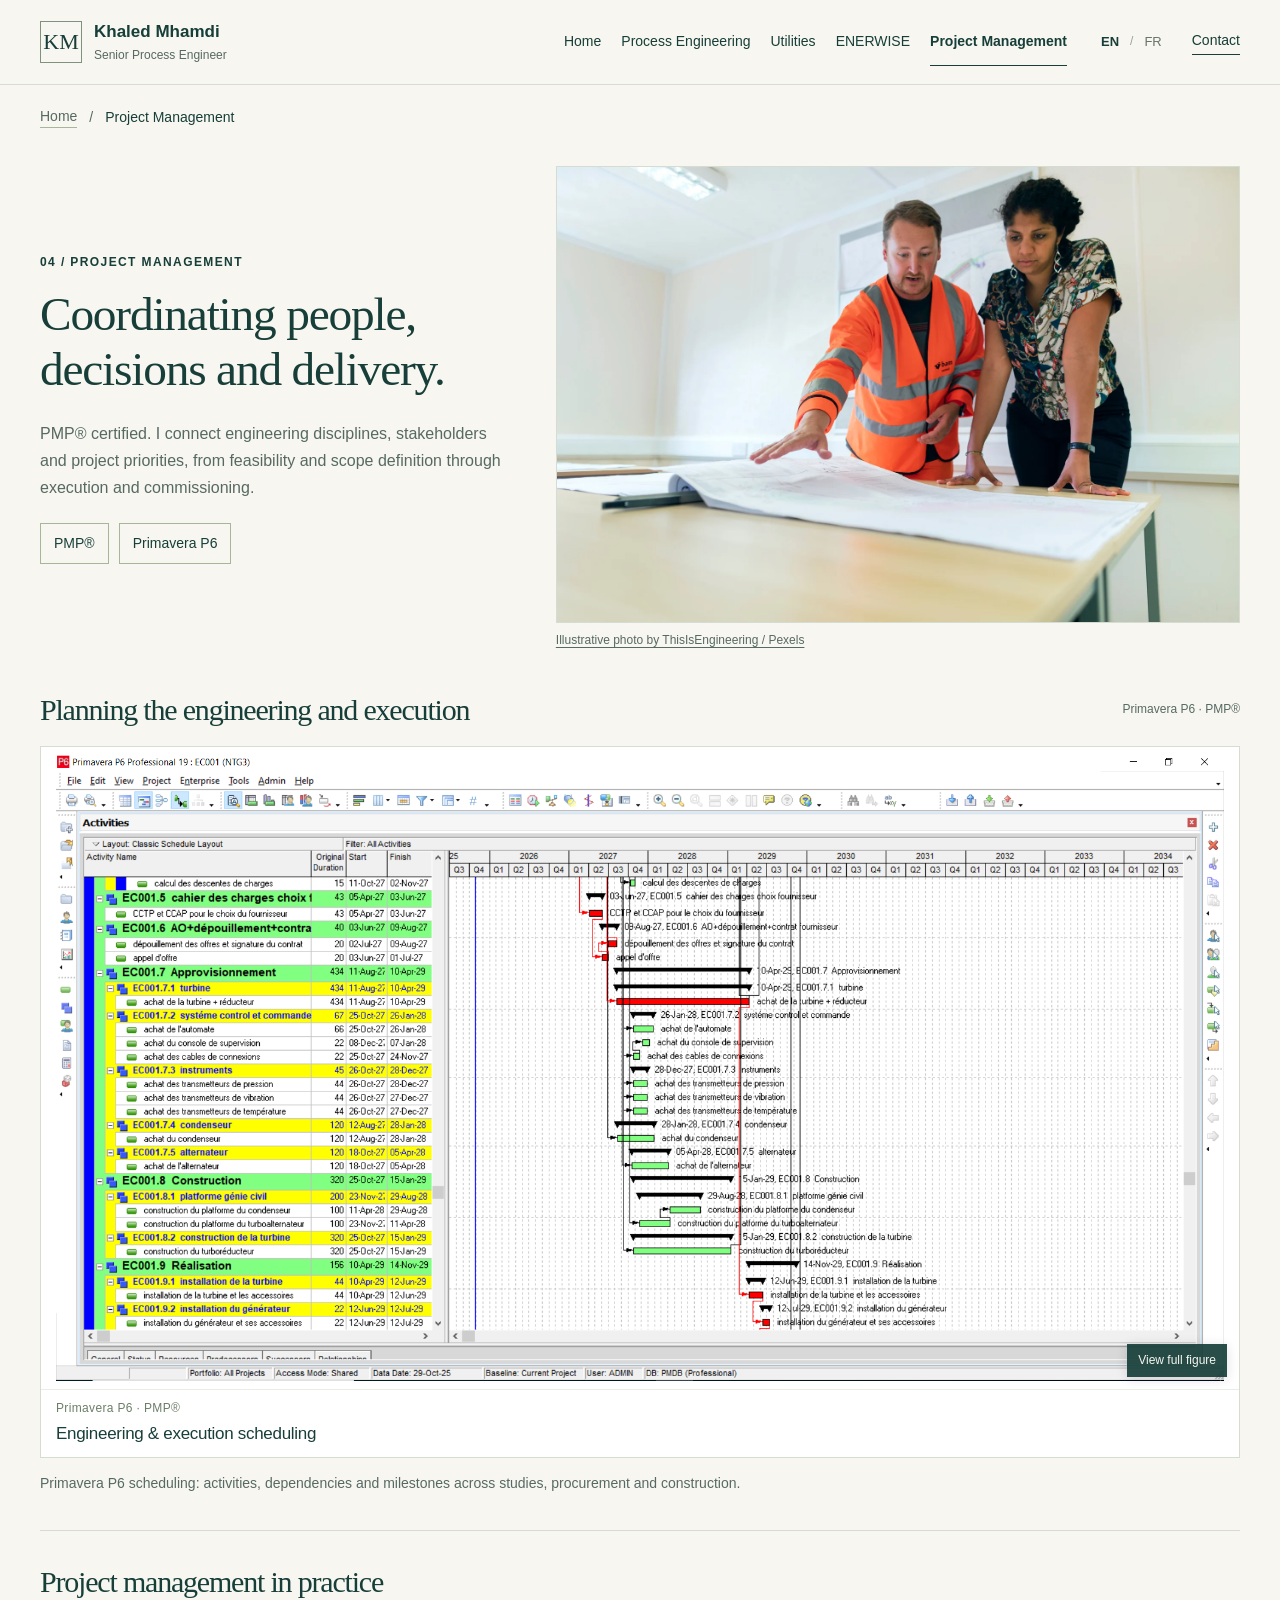
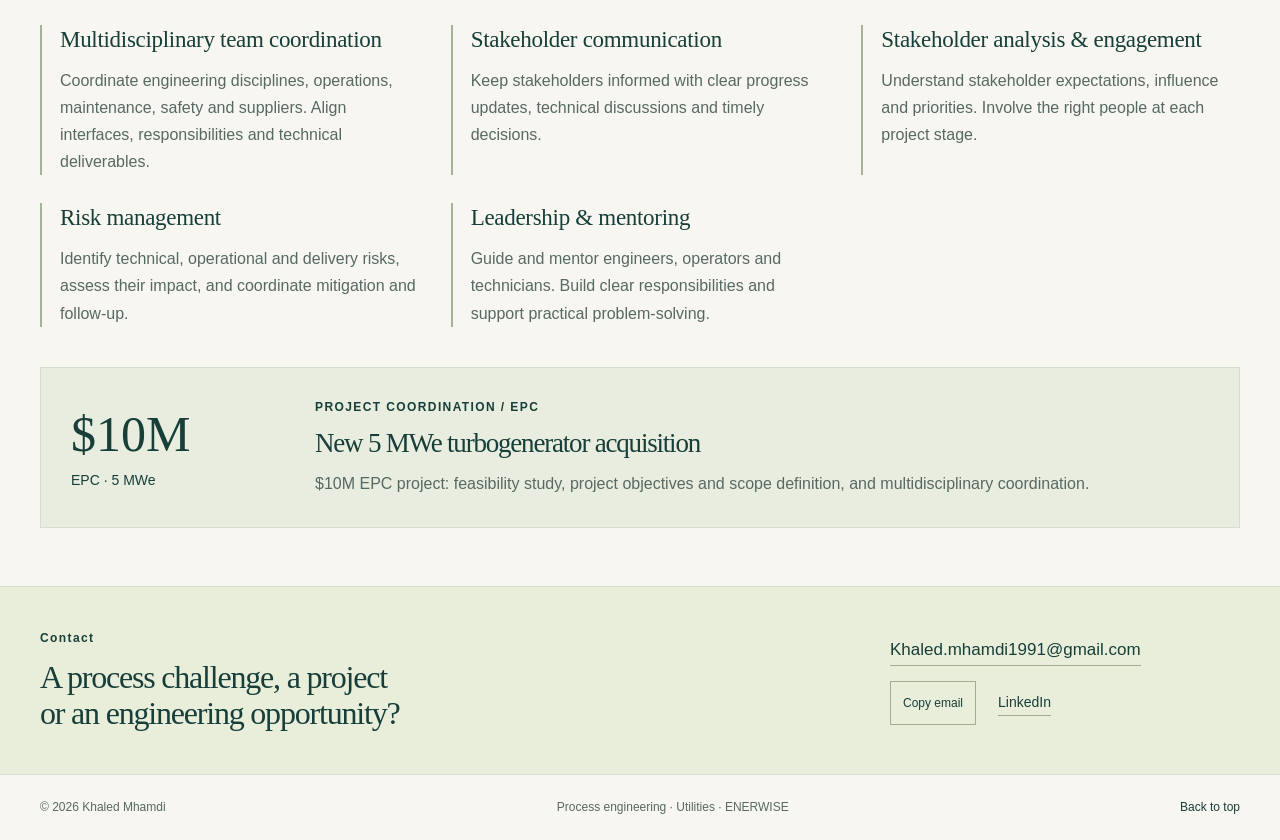
<file: project-management/index.html>
<!doctype html>
<html lang="en"><head><meta charset="utf-8"><meta name="viewport" content="width=device-width, initial-scale=1"><meta name="theme-color" content="#173e39"><title>Project Management | Khaled Mhamdi</title><meta name="description" content="PMP-certified engineering project coordination: Primavera P6, multidisciplinary teams, stakeholder communication and engagement, risk management and leadership."><meta property="og:type" content="website"><meta property="og:title" content="Project Management | Khaled Mhamdi"><meta property="og:description" content="PMP-certified engineering project coordination: Primavera P6, multidisciplinary teams, stakeholder communication and engagement, risk management and leadership."><meta property="og:url" content="https://www.khaledmhamdi.com/project-management/"><link rel="canonical" href="https://www.khaledmhamdi.com/project-management/"><link rel="icon" href="/favicon.svg" type="image/svg+xml"><link rel="stylesheet" href="/styles.css?v=20261002-certificates-row"><script src="/content.js?v=20261002-certificates-row" defer></script><script src="/app.js" defer></script><script type="application/ld+json">{"@context":"https://schema.org","@type":"Person","name":"Khaled Mhamdi","jobTitle":"Senior Process Engineer","email":"Khaled.mhamdi1991@gmail.com","sameAs":["https://www.linkedin.com/in/khaled-mhamdi-pmp%C2%AE-cem%C2%AE-aspen-hysys-expert%C2%AE-0255bb90"],"knowsAbout":["Process engineering","Aspen HYSYS","Equipment sizing","HAZOP","Industrial utilities","Heat integration"]}</script></head><body data-page="management" class="page-management"><a class="skip-link" href="#main" data-i18n="skip">Skip to content</a><header><div class="container header-inner"><a class="brand" href="/" data-page-path="/"><span class="brand-mark">KM</span><span>Khaled Mhamdi<small data-i18n="brandSub">Senior Process Engineer</small></span></a><nav class="desktop-nav" aria-label="Main navigation"><a href="/" data-page-path="/" data-i18n="navHome">Home</a><a href="/process-engineering/" data-page-path="/process-engineering/" data-i18n="navProcess">Process Engineering</a><a href="/utilities/" data-page-path="/utilities/" data-i18n="navUtilities">Utilities</a><a href="/enerwise/" data-page-path="/enerwise/">ENERWISE</a><a href="/project-management/" data-page-path="/project-management/" data-i18n="navManagement" aria-current="page" class="current">Project Management</a></nav><div class="header-actions"><div class="language-switch"><button type="button" data-lang="en" aria-pressed="true" class="active">EN</button><span>/</span><button type="button" data-lang="fr" aria-pressed="false">FR</button></div><a class="header-contact" href="#contact" data-i18n="contact">Contact</a><button class="menu-toggle" type="button" aria-expanded="false" aria-controls="mobile-menu" data-i18n="menu">Menu</button></div></div><nav id="mobile-menu" aria-label="Mobile navigation" hidden><a href="/" data-page-path="/" data-i18n="navHome">Home</a><a href="/process-engineering/" data-page-path="/process-engineering/" data-i18n="navProcess">Process Engineering</a><a href="/utilities/" data-page-path="/utilities/" data-i18n="navUtilities">Utilities</a><a href="/enerwise/" data-page-path="/enerwise/">ENERWISE</a><a href="/project-management/" data-page-path="/project-management/" data-i18n="navManagement" aria-current="page" class="current">Project Management</a><a href="/#about" data-page-path="/#about" data-i18n="navAbout">About</a><a href="#contact" data-i18n="contact">Contact</a></nav></header><main id="main"><nav class="container breadcrumbs" aria-label="Breadcrumb"><a href="/" data-page-path="/" data-i18n="breadHome">Home</a><span aria-hidden="true">/</span><span data-i18n="breadManagement">Project Management</span></nav><section id="management" class="container management-page-section" data-content-share="5"><div class="management-hero"><div><div class="eyebrow" data-i18n="managementLabel">04 / PROJECT MANAGEMENT</div><h1 data-i18n="managementTitle">Coordinating people, decisions and delivery.</h1><p data-i18n="managementDesc">PMP® certified. I connect engineering disciplines, stakeholders and project priorities, from feasibility and scope definition through execution and commissioning.</p><div class="management-credentials"><span>PMP®</span><span>Primavera P6</span></div></div><figure class="management-photo"><img src="/assets/projects/engineering-plan-review.webp" alt="Two engineers reviewing technical plans together; illustrative photograph." data-i18n-alt="managementPhotoAlt" width="1600" height="1067" fetchpriority="high"><figcaption><a href="https://www.pexels.com/photo/engineers-looking-at-blueprint-3862135/" target="_blank" rel="noopener noreferrer" data-i18n="managementPhotoCredit">Illustrative photo by ThisIsEngineering / Pexels</a></figcaption></figure></div><div class="management-planning"><div class="project-heading"><h2 data-i18n="managementPlanningTitle">Planning the engineering and execution</h2><span class="tools-label">Primavera P6 · PMP®</span></div><figure class="figure-card planning-figure" data-figure-id="planning"><button class="figure-open" type="button" data-open="planning" aria-label="View full figure: Engineering &amp; execution scheduling"><img src="/assets/projects/primavera-schedule.png" alt="Engineering &amp; execution scheduling" loading="lazy" decoding="async" width="1920" height="1029"><span class="view-label" data-i18n="openFigure">View full figure</span></button><figcaption><div class="figure-meta">Primavera P6 · PMP®</div><h3 data-figure-title="planning">Engineering &amp; execution scheduling</h3></figcaption></figure><p data-i18n="managementPlanningDesc">Primavera P6 scheduling: activities, dependencies and milestones across studies, procurement and construction.</p></div><div class="management-skills"><h2 data-i18n="managementSkillsTitle">Project management in practice</h2><div class="management-skills-grid"><article><h3 data-i18n="managementCoordTitle">Multidisciplinary team coordination</h3><p data-i18n="managementCoordDesc">Coordinate engineering disciplines, operations, maintenance, safety and suppliers. Align interfaces, responsibilities and technical deliverables.</p></article><article><h3 data-i18n="managementCommunicationTitle">Stakeholder communication</h3><p data-i18n="managementCommunicationDesc">Keep stakeholders informed with clear progress updates, technical discussions and timely decisions.</p></article><article><h3 data-i18n="managementEngagementTitle">Stakeholder analysis &amp; engagement</h3><p data-i18n="managementEngagementDesc">Understand stakeholder expectations, influence and priorities. Involve the right people at each project stage.</p></article><article><h3 data-i18n="managementRiskTitle">Risk management</h3><p data-i18n="managementRiskDesc">Identify technical, operational and delivery risks, assess their impact, and coordinate mitigation and follow-up.</p></article><article><h3 data-i18n="managementLeadershipTitle">Leadership &amp; mentoring</h3><p data-i18n="managementLeadershipDesc">Guide and mentor engineers, operators and technicians. Build clear responsibilities and support practical problem-solving.</p></article></div></div><div class="management-project"><div class="management-project-value">$10M<span>EPC · 5 MWe</span></div><div><div data-i18n="managementProjectLabel" class="eyebrow">PROJECT COORDINATION / EPC</div><h2 data-i18n="managementProjectTitle">New 5 MWe turbogenerator acquisition</h2><p data-i18n="managementProjectDesc">$10M EPC project: feasibility study, project objectives and scope definition, and multidisciplinary coordination.</p></div></div></section><section class="contact-section" id="contact"><div class="container"><div><div class="eyebrow" data-i18n="contact">Contact</div><h2 data-i18n-html="contactTitle">A process challenge, a project<br>or an engineering opportunity?</h2></div><div class="contact-links"><a href="mailto:Khaled.mhamdi1991@gmail.com">Khaled.mhamdi1991@gmail.com</a><button class="copy-email" type="button" data-i18n="emailCopy">Copy email</button><a href="https://www.linkedin.com/in/khaled-mhamdi-pmp%C2%AE-cem%C2%AE-aspen-hysys-expert%C2%AE-0255bb90" target="_blank" rel="noopener noreferrer">LinkedIn</a></div></div></section></main><footer class="container"><span>© <span id="year">2026</span> Khaled Mhamdi</span><span data-i18n="footer">Process engineering · Utilities · ENERWISE</span><a href="#main" data-i18n="top">Back to top</a></footer><dialog id="figure-dialog" aria-labelledby="viewer-title"><div class="viewer-header"><div><span id="viewer-tool"></span><h2 id="viewer-title"></h2></div><button type="button" id="viewer-close" data-i18n="close">Close</button></div><div class="viewer-stage"><img id="viewer-image" alt=""></div><div class="viewer-caption" id="viewer-caption"></div><div class="viewer-controls"><button type="button" id="viewer-prev" data-i18n="previous">Previous</button><span id="viewer-count"></span><button type="button" id="viewer-next" data-i18n="next">Next</button><button type="button" id="viewer-zoom" data-i18n="zoom">Zoom in</button></div></dialog><div id="toast" role="status" aria-live="polite"></div><noscript><p class="container">Enable JavaScript to switch languages and enlarge figures. The page navigation and all project images remain available.</p></noscript></body></html>
</file>
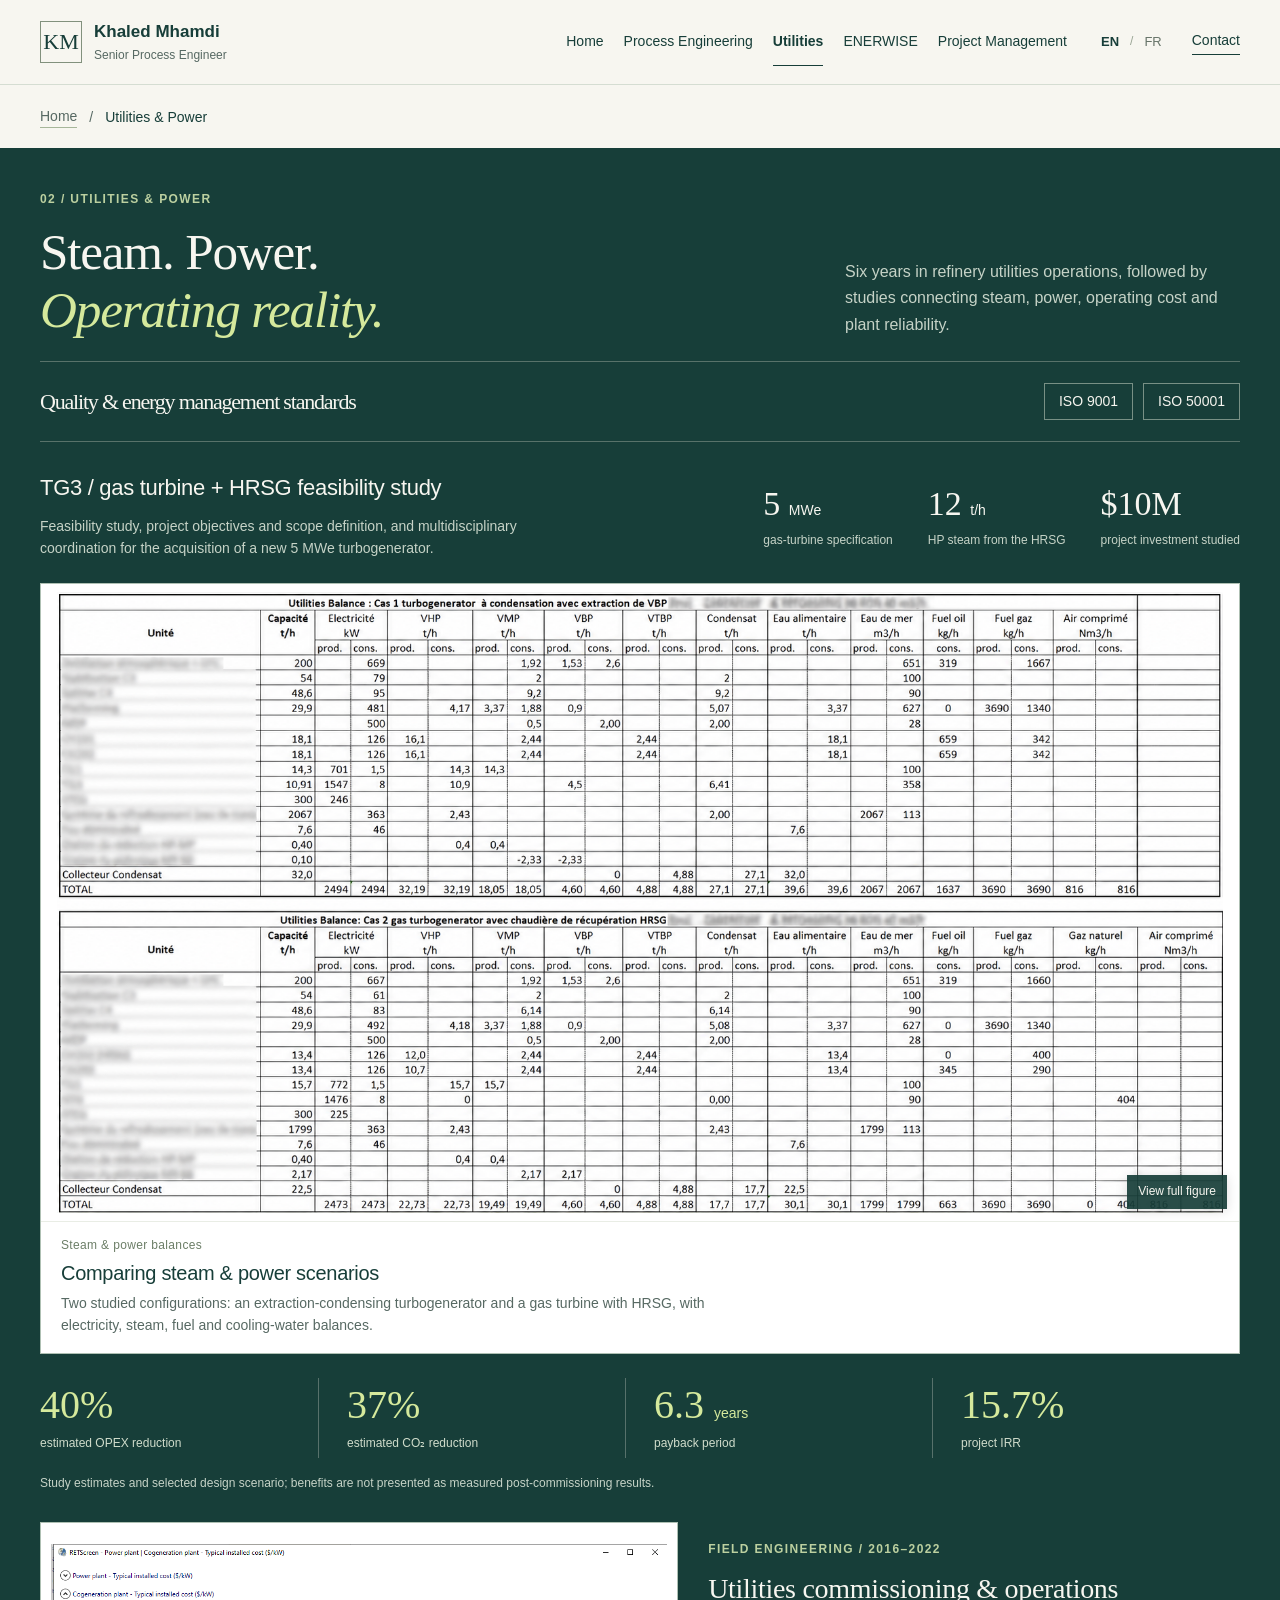
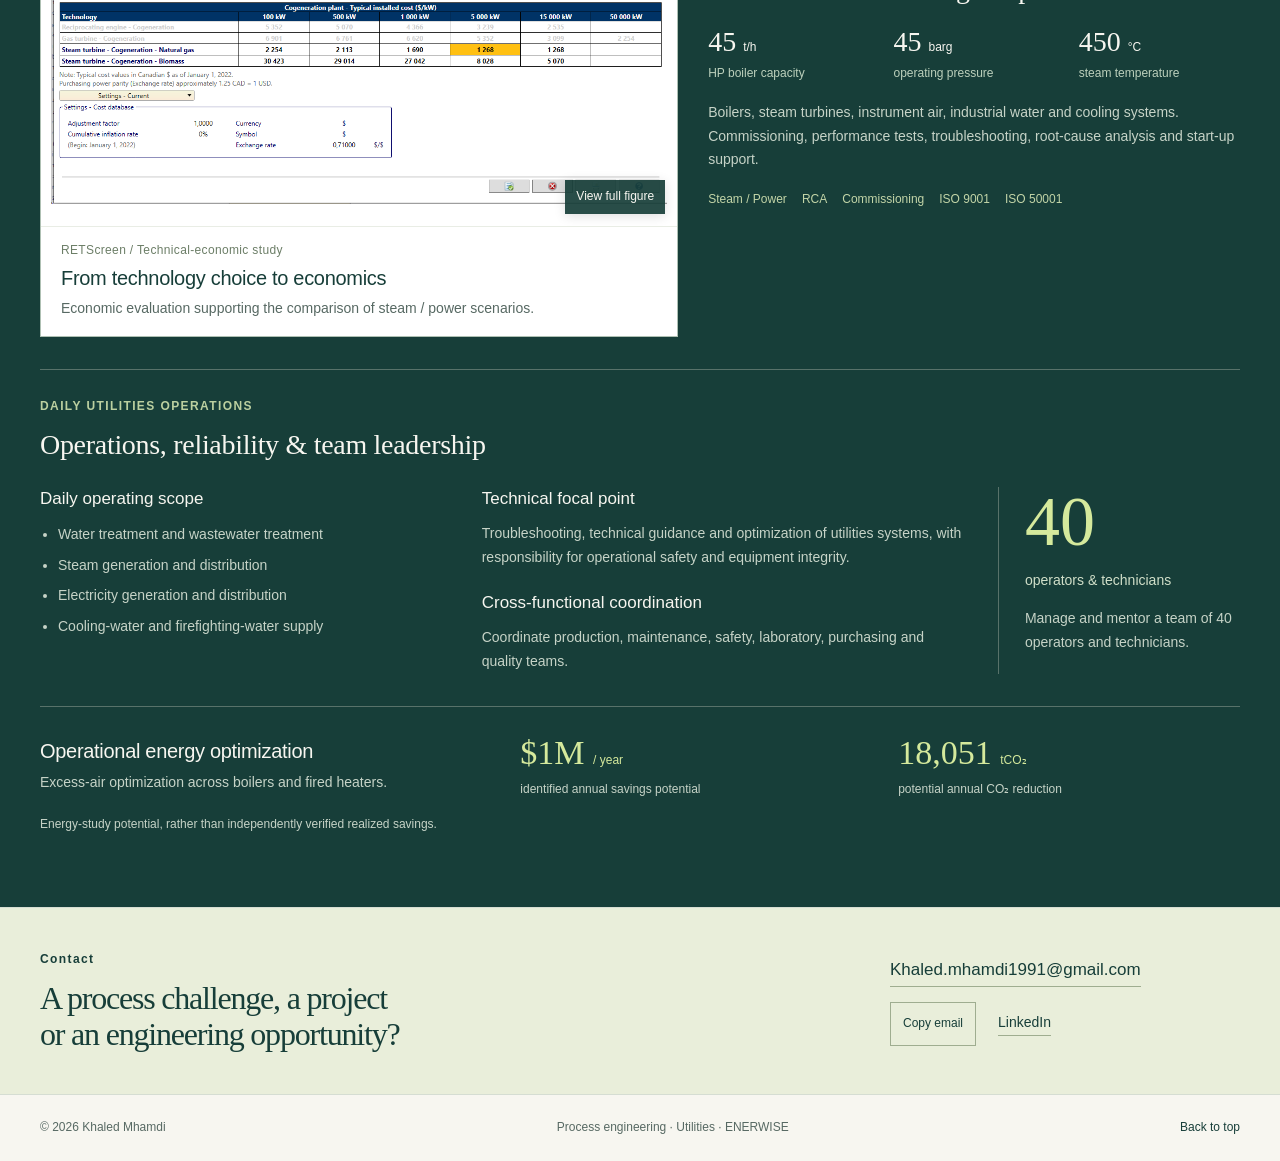
<file: utilities/index.html>
<!doctype html>
<html lang="en"><head><meta charset="utf-8"><meta name="viewport" content="width=device-width, initial-scale=1"><meta name="theme-color" content="#173e39"><title>Utilities &amp; Power | Khaled Mhamdi</title><meta name="description" content="Steam and power engineering, $10M / 5 MWe turbogenerator feasibility, gas turbine and HRSG balances, boiler commissioning, operations and excess-air optimization."><meta property="og:type" content="website"><meta property="og:title" content="Utilities &amp; Power | Khaled Mhamdi"><meta property="og:description" content="Steam and power engineering, $10M / 5 MWe turbogenerator feasibility, gas turbine and HRSG balances, boiler commissioning, operations and excess-air optimization."><meta property="og:url" content="https://www.khaledmhamdi.com/utilities/"><link rel="canonical" href="https://www.khaledmhamdi.com/utilities/"><link rel="icon" href="/favicon.svg" type="image/svg+xml"><link rel="stylesheet" href="/styles.css?v=20261002-certificates-row"><script src="/content.js?v=20261002-certificates-row" defer></script><script src="/app.js" defer></script><script type="application/ld+json">{"@context":"https://schema.org","@type":"Person","name":"Khaled Mhamdi","jobTitle":"Senior Process Engineer","email":"Khaled.mhamdi1991@gmail.com","sameAs":["https://www.linkedin.com/in/khaled-mhamdi-pmp%C2%AE-cem%C2%AE-aspen-hysys-expert%C2%AE-0255bb90"],"knowsAbout":["Process engineering","Aspen HYSYS","Equipment sizing","HAZOP","Industrial utilities","Heat integration"]}</script></head><body data-page="utilities" class="page-utilities"><a class="skip-link" href="#main" data-i18n="skip">Skip to content</a><header><div class="container header-inner"><a class="brand" href="/" data-page-path="/"><span class="brand-mark">KM</span><span>Khaled Mhamdi<small data-i18n="brandSub">Senior Process Engineer</small></span></a><nav class="desktop-nav" aria-label="Main navigation"><a href="/" data-page-path="/" data-i18n="navHome">Home</a><a href="/process-engineering/" data-page-path="/process-engineering/" data-i18n="navProcess">Process Engineering</a><a href="/utilities/" data-page-path="/utilities/" data-i18n="navUtilities" aria-current="page" class="current">Utilities</a><a href="/enerwise/" data-page-path="/enerwise/">ENERWISE</a><a href="/project-management/" data-page-path="/project-management/" data-i18n="navManagement">Project Management</a></nav><div class="header-actions"><div class="language-switch"><button type="button" data-lang="en" aria-pressed="true" class="active">EN</button><span>/</span><button type="button" data-lang="fr" aria-pressed="false">FR</button></div><a class="header-contact" href="#contact" data-i18n="contact">Contact</a><button class="menu-toggle" type="button" aria-expanded="false" aria-controls="mobile-menu" data-i18n="menu">Menu</button></div></div><nav id="mobile-menu" aria-label="Mobile navigation" hidden><a href="/" data-page-path="/" data-i18n="navHome">Home</a><a href="/process-engineering/" data-page-path="/process-engineering/" data-i18n="navProcess">Process Engineering</a><a href="/utilities/" data-page-path="/utilities/" data-i18n="navUtilities" aria-current="page" class="current">Utilities</a><a href="/enerwise/" data-page-path="/enerwise/">ENERWISE</a><a href="/project-management/" data-page-path="/project-management/" data-i18n="navManagement">Project Management</a><a href="/#about" data-page-path="/#about" data-i18n="navAbout">About</a><a href="#contact" data-i18n="contact">Contact</a></nav></header><main id="main"><nav class="container breadcrumbs" aria-label="Breadcrumb"><a href="/" data-page-path="/" data-i18n="breadHome">Home</a><span aria-hidden="true">/</span><span data-i18n="breadUtilities">Utilities &amp; Power</span></nav><section id="utilities" class="utilities-section" data-content-share="20"><div class="container"><div class="section-heading"><div><div class="eyebrow" data-i18n="utilitiesLabel">02 / UTILITIES &amp; POWER</div><h1 data-i18n-html="utilitiesTitle">Steam. Power.<br><em>Operating reality.</em></h1></div><p data-i18n="utilitiesIntro">Six years in refinery utilities operations, followed by studies connecting steam, power, operating cost and plant reliability.</p></div><section class="standards-band" aria-labelledby="standards-title"><h2 id="standards-title" data-i18n="utilitiesStandardsTitle">Quality &amp; energy management standards</h2><ul><li>ISO 9001</li><li>ISO 50001</li></ul></section><div class="utility-study-header"><div class="utility-study-copy"><h3 data-i18n="utilityStudy">TG3 / gas turbine + HRSG feasibility study</h3><p class="project-scope" data-i18n="turbogeneratorScope">Feasibility study, project objectives and scope definition, and multidisciplinary coordination for the acquisition of a new 5 MWe turbogenerator.</p></div><div class="utility-specs"><div><strong>5 <small>MWe</small></strong><span data-i18n="utilityPowerLabel">gas-turbine specification</span></div><div><strong>12 <small>t/h</small></strong><span data-i18n="utilitySteamLabel">HP steam from the HRSG</span></div><div><strong>$10M</strong><span data-i18n="utilityInvestmentLabel">project investment studied</span></div></div></div><figure class="figure-card utility-main" data-figure-id="utility-balance"><button class="figure-open" type="button" data-open="utility-balance" aria-label="View full figure: Comparing steam &amp; power scenarios"><img src="/assets/projects/utilities-scenarios-redacted.png" alt="Comparing steam &amp; power scenarios" width="1719" height="915" loading="lazy" decoding="async"><span class="view-label" data-i18n="openFigure">View full figure</span></button><figcaption><div class="figure-meta">Steam &amp; power balances</div><h3 data-figure-title="utility-balance">Comparing steam &amp; power scenarios</h3><p data-figure-caption="utility-balance">Two studied configurations: an extraction-condensing turbogenerator and a gas turbine with HRSG, with electricity, steam, fuel and cooling-water balances.</p></figcaption></figure><div class="utility-results"><div><strong>40%</strong><span data-i18n="utilityCosts">estimated OPEX reduction</span></div><div><strong>37%</strong><span data-i18n="utilityCarbon">estimated CO₂ reduction</span></div><div><strong data-numeric="payback">6.3 <small>years</small></strong><span data-i18n="utilityPayback">payback period</span></div><div><strong data-numeric="irr">15.7%</strong><span data-i18n="utilityIrr">project IRR</span></div></div><p class="study-note" data-i18n="utilityStudyNote">Study estimates and selected design scenario; benefits are not presented as measured post-commissioning results.</p><div class="utility-secondary"><figure class="figure-card " data-figure-id="utility-economics"><button class="figure-open" type="button" data-open="utility-economics" aria-label="View full figure: From technology choice to economics"><img src="/assets/projects/utilities-economics.png" alt="From technology choice to economics" loading="lazy" decoding="async" width="1137" height="481"><span class="view-label" data-i18n="openFigure">View full figure</span></button><figcaption><div class="figure-meta">RETScreen / Technical-economic study</div><h3 data-figure-title="utility-economics">From technology choice to economics</h3><p data-figure-caption="utility-economics">Economic evaluation supporting the comparison of steam / power scenarios.</p></figcaption></figure><article class="operation-card"><div class="eyebrow" data-i18n="operationLabel">FIELD ENGINEERING / 2016–2022</div><h3 data-i18n="operationTitle">Utilities commissioning &amp; operations</h3><div class="boiler-specs"><div><strong>45 <small>t/h</small></strong><span data-i18n="boilerFlow">HP boiler capacity</span></div><div><strong>45 <small>barg</small></strong><span data-i18n="boilerPressure">operating pressure</span></div><div><strong>450 <small>°C</small></strong><span data-i18n="boilerTemp">steam temperature</span></div></div><p data-i18n="operationDesc">Boilers, steam turbines, instrument air, industrial water and cooling systems. Commissioning, performance tests, troubleshooting, root-cause analysis and start-up support.</p><div class="operation-tags"><span>Steam / Power</span><span>RCA</span><span>Commissioning</span><span>ISO 9001</span><span>ISO 50001</span></div></article></div><section class="utilities-operations" aria-labelledby="daily-operations-title"><div class="eyebrow" data-i18n="dailyOperationsLabel">DAILY UTILITIES OPERATIONS</div><h3 id="daily-operations-title" data-i18n="dailyOperationsTitle">Operations, reliability &amp; team leadership</h3><div class="operations-detail-grid"><div><h4 data-i18n="dailyScopeTitle">Daily operating scope</h4><ul><li data-i18n="dailyWater">Water treatment and wastewater treatment</li><li data-i18n="dailySteam">Steam generation and distribution</li><li data-i18n="dailyPower">Electricity generation and distribution</li><li data-i18n="dailyCooling">Cooling-water and firefighting-water supply</li></ul></div><div><h4 data-i18n="dailyTechnicalTitle">Technical focal point</h4><p data-i18n="dailyTechnicalDesc">Troubleshooting, technical guidance and optimization of utilities systems, with responsibility for operational safety and equipment integrity.</p><h4 class="coordination-heading" data-i18n="dailyCoordinationTitle">Cross-functional coordination</h4><p data-i18n="dailyCoordinationDesc">Coordinate production, maintenance, safety, laboratory, purchasing and quality teams.</p></div><div class="operations-team"><strong>40</strong><span data-i18n="dailyTeamLabel">operators &amp; technicians</span><p data-i18n="dailyTeamDesc">Manage and mentor a team of 40 operators and technicians.</p></div></div></section><div class="energy-result"><div><h3 data-i18n="energyTitle">Operational energy optimization</h3><p data-i18n="energyDesc">Excess-air optimization across boilers and fired heaters.</p></div><div><strong>$1M <small data-per-year>/ year</small></strong><span data-i18n="energySavings">identified annual savings potential</span></div><div><strong>18,051 <small>tCO₂</small></strong><span data-i18n="energyCarbon">potential annual CO₂ reduction</span></div></div><p class="study-note" data-i18n="energyNote">Energy-study potential, rather than independently verified realized savings.</p></div></section><section class="contact-section" id="contact"><div class="container"><div><div class="eyebrow" data-i18n="contact">Contact</div><h2 data-i18n-html="contactTitle">A process challenge, a project<br>or an engineering opportunity?</h2></div><div class="contact-links"><a href="mailto:Khaled.mhamdi1991@gmail.com">Khaled.mhamdi1991@gmail.com</a><button class="copy-email" type="button" data-i18n="emailCopy">Copy email</button><a href="https://www.linkedin.com/in/khaled-mhamdi-pmp%C2%AE-cem%C2%AE-aspen-hysys-expert%C2%AE-0255bb90" target="_blank" rel="noopener noreferrer">LinkedIn</a></div></div></section></main><footer class="container"><span>© <span id="year">2026</span> Khaled Mhamdi</span><span data-i18n="footer">Process engineering · Utilities · ENERWISE</span><a href="#main" data-i18n="top">Back to top</a></footer><dialog id="figure-dialog" aria-labelledby="viewer-title"><div class="viewer-header"><div><span id="viewer-tool"></span><h2 id="viewer-title"></h2></div><button type="button" id="viewer-close" data-i18n="close">Close</button></div><div class="viewer-stage"><img id="viewer-image" alt=""></div><div class="viewer-caption" id="viewer-caption"></div><div class="viewer-controls"><button type="button" id="viewer-prev" data-i18n="previous">Previous</button><span id="viewer-count"></span><button type="button" id="viewer-next" data-i18n="next">Next</button><button type="button" id="viewer-zoom" data-i18n="zoom">Zoom in</button></div></dialog><div id="toast" role="status" aria-live="polite"></div><noscript><p class="container">Enable JavaScript to switch languages and enlarge figures. The page navigation and all project images remain available.</p></noscript></body></html>
</file>
<file: styles.css>
:root{--paper:#f7f6f0;--ink:#173e39;--muted:#576963;--green:#173e39;--lime:#d5e99c;--line:#d5ddd2;--serif:Georgia,'Times New Roman',serif;--sans:Arial,Helvetica,sans-serif}
*{box-sizing:border-box}html{scroll-behavior:smooth;scroll-padding-top:100px}body{margin:0;background:var(--paper);color:var(--ink);font:16px/1.6 var(--sans)}a{color:inherit;text-decoration:none}button{font:inherit;color:inherit;cursor:pointer;border-radius:0}button,img{display:block}img{max-width:100%;height:auto}h1,h2,h3,h4,p,figure{margin:0}h1,h2{font-family:var(--serif);font-weight:400;line-height:1.12;letter-spacing:-1.2px}h1{font-size:clamp(36px,4.4vw,60px)}h2{font-size:clamp(32px,3.2vw,44px)}h3{font-size:22px;line-height:1.3;font-weight:500;letter-spacing:-.3px}h4{font-size:19px;line-height:1.4}em{font-weight:400;color:#58754d}p{color:var(--muted)}small{font-size:14px}button:focus-visible,a:focus-visible,summary:focus-visible{outline:3px solid #6c9d71;outline-offset:5px}a,button{touch-action:manipulation;-webkit-tap-highlight-color:transparent}[hidden]{display:none!important}.container{width:min(1240px,calc(100% - 80px));margin-inline:auto}.section{padding-block:76px}.eyebrow{font-size:12px;font-weight:600;letter-spacing:1.4px;line-height:1.5}.skip-link{position:fixed;top:12px;left:15px;padding:12px 18px;background:var(--ink);color:#fff;z-index:99;transform:translateY(-180%)}.skip-link:focus{transform:translateY(0)}
header{border-bottom:1px solid var(--line);position:sticky;top:0;z-index:20;background:#f7f6f0f5;backdrop-filter:blur(12px)}.header-inner{min-height:84px;display:flex;align-items:center;gap:28px}.brand{display:flex;align-items:center;gap:12px;line-height:1.3;font-weight:600;font-size:17px;flex-shrink:0}.brand-mark{width:42px;height:42px;border:1px solid #82917d;display:grid;place-items:center;font:22px var(--serif)}.brand small{display:block;font-size:12px;color:var(--muted);font-weight:400;margin-top:5px}.desktop-nav{display:flex;align-items:center;gap:25px;margin-left:auto;font-size:14px}.desktop-nav a{padding-block:12px;border-bottom:1px solid transparent}.desktop-nav a:hover{border-color:var(--ink)}.header-actions{display:flex;align-items:center;gap:24px;font-size:14px}.language-switch{display:flex;align-items:center;gap:5px;white-space:nowrap}.language-switch button{background:none;border:0;min-height:44px;min-width:28px;color:#68756a;font-size:13px}.language-switch button.active{color:var(--ink);font-weight:700}.language-switch>span{color:#99a494;font-size:12px}.header-contact{border-bottom:1px solid var(--ink);padding-bottom:3px}.menu-toggle{display:none;background:none;border:1px solid var(--line);padding:10px 14px;min-height:44px}#mobile-menu{padding:12px 24px 22px;border-top:1px solid var(--line);background:var(--paper)}#mobile-menu a{display:block;padding:10px 12px;font-size:16px}
.hero{padding-top:48px;padding-bottom:36px}.hero-top{display:grid;grid-template-columns:1.4fr 1fr;gap:65px;align-items:start;margin-bottom:36px}.hero h1{margin-top:18px;max-width:780px}.hero h1 em{display:inline-block;margin-top:5px}.hero-person{display:flex;align-items:center;gap:14px;margin-bottom:18px}.hero-person img{border-radius:50%;object-fit:cover;object-position:50% 26%;width:64px;height:64px;border:1px solid #d3dcca;background:#e6eddb;padding:2px}.hero-person strong{font-size:17px}.hero-person span{display:block;font-size:12px;color:var(--muted);margin-top:3px}.hero-side>p{line-height:1.6;max-width:440px}.hero-buttons{display:flex;align-items:center;gap:23px;flex-wrap:wrap;margin-top:22px}.button{display:inline-flex;align-items:center;min-height:48px;padding:11px 22px;font-size:14px}.button.primary{background:var(--ink);color:var(--paper);border:1px solid var(--ink)}.button.primary:hover{background:#28554b}.text-link{display:inline-block;font-size:14px;line-height:1.6;border-bottom:1px solid #8e9d86;padding-block:6px}.text-link:hover{border-color:var(--ink)}.hero-figure{background:var(--ink);padding:12px;box-shadow:9px 9px 0 #e3e7d8}.hero-figure .figure-open{height:auto;aspect-ratio:1.98;background:#fff}.hero-figure img{width:100%;height:100%;object-fit:contain}.hero-caption{display:flex;justify-content:space-between;gap:20px;color:#e2ead5;padding:11px 4px 2px;font-size:12px}.hero-caption>span:last-child{color:#aebeae}.hero-metrics{display:grid;grid-template-columns:repeat(4,1fr);gap:25px;padding:32px 0 13px}.hero-metrics>div{display:flex;gap:14px;align-items:center;padding-right:15px;border-right:1px solid var(--line)}.hero-metrics>div:last-child{border:0}.hero-metrics strong{font:34px/1 var(--serif);white-space:nowrap}.hero-metrics span{font-size:12px;color:var(--muted);line-height:1.5;max-width:125px}
.section-heading{display:flex;align-items:flex-end;justify-content:space-between;gap:60px;margin-bottom:32px}.section-heading h2{margin-top:15px}.section-heading>p{max-width:395px;font-size:16px;line-height:1.65}.project-heading{display:flex;align-items:center;justify-content:space-between;gap:28px;margin-bottom:20px}.project-heading h3{max-width:600px}.tools-label{font-size:12px;color:var(--muted);text-align:right;max-width:320px}.capture-grid{display:grid;grid-template-columns:1.8fr 1fr;gap:20px}.capture-support{display:grid;gap:18px}.figure-card{background:#fff;border:1px solid var(--line);min-width:0;overflow:hidden}.figure-open{padding:0;border:0;width:100%;position:relative;background:#fff;overflow:hidden;cursor:zoom-in}.figure-open img{width:100%;height:100%;object-fit:contain;display:block}.view-label{position:absolute;bottom:12px;right:12px;font-size:12px;color:var(--paper);background:#173e39eb;padding:7px 11px;box-shadow:0 2px 12px #0002}.figure-open:hover .view-label{background:#335e4b}.figure-card figcaption{padding:14px 20px 17px;border-top:1px solid #e9ede5}.figure-meta{font-size:12px;font-weight:500;letter-spacing:.35px;color:#6c7e67;margin-bottom:5px}.figure-card h3{font-size:20px;line-height:1.3}.figure-card figcaption p{font-size:14px;line-height:1.55;margin-top:7px;max-width:650px}.capture-main{display:flex;flex-direction:column}.capture-main .figure-open{flex:1;min-height:380px;display:grid;place-items:center}.capture-main img{height:auto;max-height:100%;object-fit:contain}.capture-main figcaption{min-height:107px}.capture-support .figure-open{aspect-ratio:1.92}.capture-support figcaption{padding:10px 15px 12px}.capture-support h3{font-size:17px}.capture-support .figure-meta{margin-bottom:3px}.capture-support .view-label{padding:5px 8px;bottom:8px;right:8px}.project-caption{font-size:14px;margin-top:14px}.visual-grid{display:grid;grid-template-columns:repeat(2,minmax(0,1fr));gap:24px;margin-top:32px}.visual-grid .figure-open{aspect-ratio:1.8}.visual-grid .portrait-figure .figure-open{aspect-ratio:1.25;max-height:475px;padding:12px}.project-deliveries{margin-top:40px;padding-top:29px;border-top:1px solid var(--line)}.project-deliveries>h3{margin-bottom:22px}.delivery-grid{display:grid;grid-template-columns:repeat(3,minmax(0,1fr));gap:25px}.delivery-grid article{border-left:2px solid #aac69a;padding:0 15px 0 19px}.delivery-grid p{font-size:14px;line-height:1.65;margin-block:8px 12px}.delivery-grid strong{font-size:12px;line-height:1.6;display:block;font-weight:600;color:#496743}.sizing-section{display:grid;grid-template-columns:.8fr 1.2fr;gap:45px;margin-top:35px;padding-top:27px;border-top:1px solid var(--line)}.sizing-section>div>p{font-size:14px;margin-top:8px}.sizing-details details{border-bottom:1px solid var(--line)}.sizing-details summary{font-size:14px;padding:12px 5px;cursor:pointer;line-height:1.5}.sizing-details p{font-size:14px;line-height:1.7;margin:0 20px 18px}
.utilities-section{padding-block:72px;background:var(--green);color:var(--paper)}.utilities-section p{color:#c6d3c7}.utilities-section em{color:var(--lime)}.utilities-section .eyebrow{color:#bcd0a0}.utilities-section .section-heading{margin-bottom:28px}.utility-study-header{display:flex;align-items:center;justify-content:space-between;gap:28px;margin-bottom:24px}.utility-study-header h3{max-width:440px}.utility-specs{display:flex;gap:35px}.utility-specs>div{max-width:160px}.utility-specs strong{display:block;font:34px/1.2 var(--serif);white-space:nowrap}.utility-specs strong small{font:14px var(--sans)}.utility-specs span{font-size:12px;line-height:1.5;display:block;margin-top:6px;color:#c6d3c7}.utilities-section .figure-card{border-color:#aec0b3;color:var(--ink)}.utilities-section .figure-card p{color:var(--muted)}.utility-main .figure-open{aspect-ratio:2.4;padding:12px}.utility-results{display:grid;grid-template-columns:repeat(4,1fr);gap:28px;margin-top:24px}.utility-results>div{padding:5px 20px 5px 0;border-right:1px solid #57716b}.utility-results>div:last-child{border:0}.utility-results strong{display:block;font:40px/1.1 var(--serif);color:var(--lime)}.utility-results strong small{font:14px var(--sans)}.utility-results span{font-size:12px;display:block;margin-top:7px;color:#d0dccb}.study-note{font-size:12px;line-height:1.6;margin-top:16px;max-width:950px}.utility-secondary{display:grid;grid-template-columns:1.2fr 1fr;gap:30px;align-items:stretch;margin-top:28px}.utility-secondary .figure-open{aspect-ratio:2.1;padding:10px;min-height:260px}.operation-card{padding:18px 0 15px}.operation-card h3{font:28px/1.2 var(--serif);margin-top:14px}.boiler-specs{display:flex;gap:24px;margin-block:22px 19px}.boiler-specs>div{min-width:0;flex:1}.boiler-specs strong{font:28px/1.1 var(--serif);display:block;white-space:nowrap}.boiler-specs strong small{font:12px var(--sans)}.boiler-specs span{font-size:12px;line-height:1.4;display:block;margin-top:7px;color:#bcd0bc}.operation-card p{font-size:14px;line-height:1.7}.operation-tags{display:flex;flex-wrap:wrap;gap:8px 15px;font-size:12px;color:#c3d5a8;margin-top:18px}.energy-result{display:grid;grid-template-columns:1.3fr 1fr 1fr;gap:36px;margin-top:32px;padding-top:25px;border-top:1px solid #58726a;align-items:center}.energy-result h3{font-size:20px}.energy-result p{font-size:14px;margin-top:7px;line-height:1.6}.energy-result strong{display:block;font:34px/1.25 var(--serif);color:var(--lime);white-space:nowrap}.energy-result strong small{font:12px var(--sans)}.energy-result span{display:block;font-size:12px;color:#c6d3c7;margin-top:6px}
.enerwise-section{padding-block:76px}.enerwise-heading{display:grid;grid-template-columns:1.2fr 1fr;gap:60px;align-items:center;margin-bottom:28px}.enerwise-brand{display:flex;align-items:center;gap:10px;margin-top:17px}.enerwise-brand strong{font-size:24px;letter-spacing:1px;font-weight:600}.enerwise-brand img{width:250px;height:auto;object-fit:contain}.enerwise-heading h2{margin-top:14px}.enerwise-heading p{max-width:420px;margin-block:12px 15px}.tech-stack{font-size:12px;color:#6c7e67}.enerwise-primary .figure-open{aspect-ratio:2.3;background:#f9fafb;padding:14px}.enerwise-grid{display:grid;grid-template-columns:repeat(2,minmax(0,1fr));gap:24px;margin-top:24px}.enerwise-grid .figure-open{aspect-ratio:1.65;padding:10px;background:#f9fafb}.software-caption{font-size:12px;margin-top:16px;text-align:right}.management-section{padding-block:42px;background:#e8eddf;border-block:1px solid #d5dfcd}.management-layout{display:grid;grid-template-columns:1fr 1fr;gap:55px;align-items:center}.management-layout h2{font-size:32px;margin-top:16px}.management-layout p{font-size:14px;margin-top:16px;line-height:1.7;max-width:490px}.planning-figure .figure-open{aspect-ratio:2.35}.planning-figure figcaption{padding:9px 15px 12px}.planning-figure h3{font-size:17px}.about-section{padding-block:54px;display:grid;grid-template-columns:200px 1fr;gap:42px;align-items:center}.about-photo{width:200px;aspect-ratio:1085/992;object-fit:contain;background:#e8eddf;border:1px solid var(--line)}.about-section h2{font-size:30px;line-height:1.2;margin-top:12px}.about-section p{font-size:14px;line-height:1.7;margin-top:13px;max-width:870px}.about-footer{display:flex;gap:25px;flex-wrap:wrap;align-items:center;margin-top:15px;font-size:12px;color:var(--muted)}.about-footer .text-link{font-size:12px}.contact-section{padding-block:42px;background:#e9eeda;border-block:1px solid var(--line)}.contact-section .container{display:flex;justify-content:space-between;align-items:center;gap:45px}.contact-section h2{font-size:32px;margin-top:13px}.contact-links{display:flex;flex-wrap:wrap;align-items:center;gap:15px 22px;max-width:350px;font-size:14px}.contact-links>a:first-child{font-size:17px;overflow-wrap:anywhere}.contact-links>a{border-bottom:1px solid #9fad90;padding-bottom:2px}.copy-email{border:1px solid #9fad90;background:transparent;padding:8px 12px;min-height:44px;font-size:12px}footer.container{display:flex;justify-content:space-between;gap:25px;font-size:12px;color:var(--muted);padding-block:23px}footer>a{color:var(--ink)}
#figure-dialog{width:min(1600px,94vw);max-width:94vw;max-height:94dvh;overflow:auto;padding:22px 24px;border:1px solid #bdc9b6;background:var(--paper);color:var(--ink)}#figure-dialog::backdrop{background:#0c2727df;backdrop-filter:blur(3px)}body.viewer-open{overflow:hidden}.viewer-header{display:flex;gap:25px;align-items:center;justify-content:space-between;margin-bottom:18px}#viewer-tool{font-size:12px;color:var(--muted);display:block;margin-bottom:5px}.viewer-header h2{font-size:26px;font-family:var(--sans);font-weight:500;letter-spacing:-.5px;line-height:1.3}.viewer-header button,.viewer-controls button{background:transparent;border:1px solid #9eae93;padding:9px 16px;min-height:44px;font-size:14px;flex-shrink:0}.viewer-header button:hover,.viewer-controls button:hover{background:#e3e9d7}.viewer-stage{background:#fff;border:1px solid var(--line);overflow:auto;max-height:66dvh;min-height:180px;display:flex;justify-content:center;align-items:center}.viewer-stage img{width:100%;height:auto;max-height:65dvh;object-fit:contain;cursor:zoom-in}.viewer-stage.zoomed{display:block}.viewer-stage.zoomed img{width:auto;height:auto;max-width:none;max-height:none;margin-inline:auto;cursor:zoom-out}.viewer-caption{font-size:14px;line-height:1.55;color:var(--muted);margin-top:14px}.viewer-controls{display:flex;gap:12px;align-items:center;flex-wrap:wrap;margin-top:16px}.viewer-controls span{font-size:12px;margin-inline:2px;color:var(--muted)}#viewer-zoom{margin-left:auto;background:var(--ink);color:var(--paper);border-color:var(--ink)}#viewer-zoom:hover{background:#28554b}#toast{position:fixed;bottom:25px;left:50%;max-width:calc(100% - 32px);transform:translate(-50%,15px);padding:12px 20px;z-index:60;font-size:14px;background:var(--green);color:var(--paper);opacity:0;pointer-events:none;transition:opacity .2s,transform .2s;box-shadow:0 3px 15px #0002}#toast.visible{opacity:1;transform:translate(-50%,0)}noscript p{padding-block:25px;font-size:14px}
@media(max-width:1100px){.container{width:calc(100% - 56px)}.desktop-nav{gap:17px}.header-inner{gap:20px}.header-actions{gap:16px}.header-contact{display:none}.hero-top{gap:40px;grid-template-columns:1.35fr 1fr}.hero-metrics{gap:18px}.hero-metrics>div{display:block}.hero-metrics strong{font-size:32px}.hero-metrics span{display:block;margin-top:8px;max-width:190px}.project-heading{align-items:flex-start}.capture-grid{grid-template-columns:1.6fr 1fr}.capture-main .figure-open{min-height:315px}.capture-support h3{font-size:16px}.utility-specs{gap:20px}.utility-study-header h3{max-width:330px}.utility-specs strong{font-size:30px}.energy-result{gap:25px;grid-template-columns:1.2fr 1fr 1fr}.energy-result strong{font-size:30px}.boiler-specs{gap:13px}.boiler-specs strong{font-size:24px}.management-layout{gap:30px}.enerwise-heading{gap:35px}}
@media(max-width:820px){.desktop-nav{display:none}.header-actions{margin-left:auto}.menu-toggle{display:block}.header-inner{min-height:76px}.hero-top{grid-template-columns:1fr;gap:26px}.hero h1{font-size:48px;max-width:760px}.hero-side{display:grid;grid-template-columns:1fr 1.7fr;gap:18px 35px;align-items:start}.hero-person{grid-row:span 2;margin:0}.hero-side p{max-width:none}.hero-buttons{margin-top:0}.hero-figure .figure-open{aspect-ratio:1.9}.section-heading{gap:30px}.section-heading>p{max-width:310px;font-size:14px}.capture-grid{grid-template-columns:1fr}.capture-main .figure-open{min-height:0;aspect-ratio:1.9;display:block}.capture-main img{height:100%}.capture-main figcaption{min-height:0}.capture-support{grid-template-columns:repeat(2,minmax(0,1fr))}.capture-support .figure-open{aspect-ratio:1.85}.delivery-grid{gap:18px}.delivery-grid article{padding-left:14px;padding-right:0}.delivery-grid h4{font-size:17px}.sizing-section{grid-template-columns:1fr;gap:18px}.utility-study-header{display:block}.utility-study-header h3{max-width:none}.utility-specs{margin-top:20px;justify-content:space-between;gap:20px}.utility-specs>div{max-width:none;flex:1}.utility-secondary{grid-template-columns:1fr 1fr;gap:24px}.utility-secondary .figure-open{min-height:210px}.boiler-specs{flex-wrap:wrap;gap:18px}.boiler-specs>div{flex:0 0 auto}.operation-card h3{font-size:25px}.energy-result{grid-template-columns:repeat(2,1fr);gap:23px}.energy-result>div:first-child{grid-column:1/-1}.enerwise-heading{grid-template-columns:1.2fr 1fr;gap:28px}.enerwise-primary .figure-open{aspect-ratio:2.1}.management-layout h2{font-size:28px}.management-layout{gap:25px}.about-section{grid-template-columns:160px 1fr;gap:28px}.about-photo{width:160px}.contact-section .container{align-items:flex-start;gap:30px}.contact-section h2{font-size:28px}.contact-links{max-width:300px}.contact-links>a:first-child{font-size:16px}}
@media(max-width:600px){html{scroll-padding-top:90px}.container{width:calc(100% - 36px)}.header-inner{min-height:72px;gap:12px}.brand{font-size:15px;gap:9px}.brand-mark{width:35px;height:38px;font-size:20px}.brand small{font-size:12px;margin-top:4px}.header-actions{gap:10px}.language-switch{gap:2px}.language-switch button{font-size:12px;min-width:26px}.menu-toggle{font-size:12px;padding:8px 10px}.hero{padding-top:33px;padding-bottom:28px}.hero-top{margin-bottom:27px;gap:25px}.hero h1{font-size:40px;letter-spacing:-1.3px;line-height:1.13;margin-top:16px}.eyebrow{font-size:12px;letter-spacing:.8px}.hero-side{display:block}.hero-person{margin-bottom:17px}.hero-person img{width:52px;height:52px}.hero-side>p{font-size:16px;line-height:1.65}.hero-buttons{margin-top:20px;gap:20px}.button{font-size:14px;padding-inline:16px}.hero-figure{padding:6px;box-shadow:5px 5px 0 #e3e7d8}.hero-figure .figure-open{aspect-ratio:1.85}.view-label{bottom:8px;right:8px;font-size:12px;padding:6px 9px}.hero-caption{flex-wrap:wrap;gap:5px;padding:10px 5px 5px;font-size:12px;line-height:1.4}.hero-caption>span:last-child{display:none}.hero-metrics{grid-template-columns:repeat(2,1fr);gap:23px;padding-top:29px}.hero-metrics>div{padding-right:12px}.hero-metrics>div:nth-child(2){border:0}.hero-metrics strong{font-size:33px}.hero-metrics span{font-size:12px;max-width:150px}.section{padding-block:47px}.section-heading{display:block;margin-bottom:25px}.section-heading h2{margin-top:13px;font-size:34px}.section-heading>p{max-width:none;margin-top:15px;font-size:16px}.project-heading{display:block;margin-bottom:17px}.project-heading h3{font-size:21px}.tools-label{display:block;text-align:left;max-width:none;margin-top:8px;font-size:12px}.capture-grid{gap:15px}.capture-support{gap:12px}.capture-support .figure-open{aspect-ratio:1.5}.capture-support figcaption{padding:9px 10px 12px}.capture-support h3{font-size:14px;line-height:1.4}.capture-support .figure-meta{font-size:12px}.capture-support .view-label{font-size:12px;padding:4px 6px;bottom:5px;right:5px}.figure-card figcaption{padding:12px 15px 15px}.figure-card h3{font-size:19px}.figure-card figcaption p{font-size:14px}.project-caption{font-size:14px;margin-top:13px}.visual-grid{grid-template-columns:1fr;gap:20px;margin-top:24px}.visual-grid .figure-open{aspect-ratio:1.6}.visual-grid .portrait-figure .figure-open{aspect-ratio:1.1;max-height:430px;padding:10px}.project-deliveries{margin-top:29px;padding-top:24px}.project-deliveries>h3{font-size:21px}.delivery-grid{grid-template-columns:1fr;gap:24px}.delivery-grid h4{font-size:19px}.delivery-grid p{font-size:14px}.delivery-grid strong{font-size:12px}.sizing-section{margin-top:27px;padding-top:24px}.sizing-section h3{font-size:21px}.sizing-details summary{font-size:14px;padding-block:14px}.utilities-section{padding-block:48px}.utility-study-header h3{font-size:21px}.utility-specs{gap:15px;flex-wrap:wrap}.utility-specs>div{min-width:80px}.utility-specs strong{font-size:27px}.utility-specs strong small{font-size:12px}.utility-specs span{font-size:12px}.utility-main .figure-open{aspect-ratio:1.9;padding:6px}.utility-results{grid-template-columns:repeat(2,1fr);gap:22px;margin-top:25px}.utility-results>div:nth-child(2){border:0}.utility-results strong{font-size:37px}.utility-results span{font-size:12px}.study-note{font-size:12px;margin-top:15px}.utility-secondary{grid-template-columns:1fr;gap:20px;margin-top:25px}.utility-secondary .figure-open{min-height:0;aspect-ratio:2;padding:6px}.operation-card{padding:8px 0 0}.operation-card h3{font-size:27px}.boiler-specs{justify-content:space-between;gap:15px}.boiler-specs strong{font-size:27px}.boiler-specs>div{max-width:110px}.operation-card p{font-size:16px}.energy-result{margin-top:28px;gap:22px 15px}.energy-result strong{font-size:30px}.energy-result h3{font-size:21px}.energy-result span{font-size:12px}.energy-result p{font-size:14px}.enerwise-section{padding-block:50px}.enerwise-heading{display:block;margin-bottom:25px}.enerwise-heading h2{font-size:33px}.enerwise-heading>div:last-child{margin-top:20px}.enerwise-heading p{max-width:none;font-size:16px;margin-bottom:17px}.enerwise-brand{margin-top:14px}.enerwise-brand img{width:225px;height:auto}.enerwise-brand strong{font-size:22px}.enerwise-primary .figure-open{aspect-ratio:1.7;padding:6px}.enerwise-grid{grid-template-columns:1fr;gap:20px;margin-top:20px}.enerwise-grid .figure-open{aspect-ratio:1.65;padding:6px}.software-caption{text-align:left;font-size:12px}.management-section{padding-block:35px}.management-layout{grid-template-columns:1fr;gap:24px}.management-layout h2{font-size:31px}.management-layout p{font-size:16px;margin-top:14px;max-width:none}.planning-figure .figure-open{aspect-ratio:1.95}.planning-figure h3{font-size:17px}.about-section{grid-template-columns:1fr;padding-block:40px;gap:25px}.about-photo{width:180px}.about-section h2{font-size:30px}.about-section p{font-size:16px}.about-footer{gap:12px;font-size:12px;margin-top:19px}.contact-section{padding-block:36px}.contact-section .container{display:block}.contact-section h2{font-size:31px}.contact-links{max-width:none;margin-top:26px;gap:16px 22px}.contact-links>a:first-child{width:100%;font-size:17px}footer.container{flex-wrap:wrap;gap:12px 22px;font-size:12px;padding-block:22px}footer>span:nth-child(2){order:3;width:100%}footer>a{margin-left:auto}#figure-dialog{width:96vw;max-width:96vw;padding:15px 12px;max-height:94dvh}.viewer-header{gap:16px;margin-bottom:15px}.viewer-header h2{font-size:20px}.viewer-header button{padding:8px 12px;font-size:14px}.viewer-stage{max-height:60dvh;min-height:180px}.viewer-stage img{max-height:59dvh}.viewer-caption{font-size:14px}.viewer-controls{gap:8px;justify-content:space-between}.viewer-controls button{padding:9px 12px;font-size:14px}.viewer-controls span{font-size:12px}#viewer-zoom{margin-left:0}#toast{font-size:14px;width:max-content}}
@media(max-width:380px){.container{width:calc(100% - 28px)}.brand small{max-width:123px;font-size:12px}.brand{font-size:14px}.brand-mark{width:31px;font-size:18px}.header-actions{gap:6px}.hero h1{font-size:35px}.menu-toggle{padding-inline:8px}.hero-buttons{gap:15px}.capture-support{grid-template-columns:1fr}.capture-support .figure-open{aspect-ratio:1.8}.capture-support h3{font-size:17px}.utility-specs strong{font-size:25px}.energy-result strong{font-size:27px}.boiler-specs strong{font-size:24px}.viewer-controls{gap:6px}.viewer-controls button{padding-inline:10px}}
@media(prefers-reduced-motion:reduce){html{scroll-behavior:auto}*,*::before,*::after{transition:none!important}}
@media print{header{position:static}.header-actions,.desktop-nav,.hero-buttons,.view-label,.copy-email,#figure-dialog,#toast{display:none!important}.container{width:95%}.hero{padding-top:25px}.section,.utilities-section,.enerwise-section{padding-block:30px}.figure-card,.capture-project,.operation-card{break-inside:avoid}.utilities-section{print-color-adjust:exact}.figure-open{cursor:default}.hero-figure{box-shadow:none}.sizing-details details>p{display:block}.contact-section{padding-block:25px}footer.container{padding-block:15px}}
.refinery-case-label{padding-top:17px;border-top:1px solid var(--line);margin-top:24px}.refinery-kpis{display:grid;grid-template-columns:repeat(5,minmax(0,1fr));gap:22px;padding:20px 0 25px;margin-bottom:10px;border-bottom:1px solid var(--line)}.refinery-kpis>div{min-width:0;border-right:1px solid var(--line);padding-right:16px}.refinery-kpis>div:last-child{border:0;padding-right:0}.refinery-kpis strong{display:block;font:32px/1.25 var(--serif);white-space:nowrap}.refinery-kpis small{display:block;font-size:12px;color:var(--muted);margin-top:3px}.refinery-kpis .metric-label{display:block;font-size:14px;line-height:1.4;color:var(--muted);margin-top:10px}.refinery-group{margin-top:26px}.case-heading{display:flex;gap:13px;align-items:center}.case-heading>span{font-size:12px;color:#67865a;border:1px solid #b9caa9;min-width:32px;height:32px;display:grid;place-items:center}.case-heading h3{font-size:20px}.refinery-group .enerwise-grid{margin-top:16px;gap:20px}.refinery-group .figure-open{aspect-ratio:1.74;padding:0;background:#eaf0f2}.refinery-group figcaption{padding:12px 16px 15px}.refinery-group .figure-card h3{font-size:19px}.refinery-project-grid{grid-template-columns:repeat(3,minmax(0,1fr))}.refinery-project-grid .figure-card h3{font-size:17px}.refinery-project-grid .figure-card figcaption p{font-size:14px;line-height:1.55}.refinery-project-grid .view-label{font-size:12px;padding:6px 8px;right:8px;bottom:8px}.enerwise-section .software-caption{font-size:12px;text-align:left;max-width:1000px}.utility-main .figure-open{aspect-ratio:1.883;padding:8px}
@media(max-width:1100px){.refinery-kpis{gap:15px}.refinery-kpis>div{padding-right:11px}.refinery-kpis strong{font-size:29px}.refinery-kpis .metric-label{font-size:14px}.refinery-group .enerwise-grid{gap:16px}.refinery-project-grid .figure-card h3{font-size:17px}}
@media(max-width:820px){.refinery-kpis{grid-template-columns:repeat(3,minmax(0,1fr));gap:24px}.refinery-kpis>div:nth-child(3){border:0}.refinery-project-grid{grid-template-columns:repeat(2,minmax(0,1fr))}.refinery-project-grid>figure:last-child{grid-column:1/-1}.refinery-project-grid>figure:last-child .figure-open{aspect-ratio:2.3}.refinery-project-grid .figure-card h3{font-size:19px}}
@media(max-width:600px){.refinery-kpis{grid-template-columns:repeat(2,minmax(0,1fr));gap:25px 18px;padding-block:20px 25px}.refinery-kpis>div:nth-child(3){border-right:1px solid var(--line)}.refinery-kpis>div:nth-child(2n){border:0}.refinery-kpis>div:last-child{grid-column:1/-1}.refinery-kpis strong{font-size:32px}.refinery-kpis .metric-label{font-size:14px;max-width:220px;margin-top:8px}.refinery-kpis small{font-size:12px}.case-heading{align-items:flex-start;gap:12px}.case-heading h3{font-size:20px;line-height:1.35}.refinery-group{margin-top:28px}.refinery-group .enerwise-grid{grid-template-columns:1fr;gap:20px;margin-top:16px}.refinery-project-grid>figure:last-child{grid-column:auto}.refinery-project-grid>figure:last-child .figure-open{aspect-ratio:1.74}.refinery-group .figure-open{aspect-ratio:1.74;padding:0}.refinery-group figcaption{padding:12px 15px 15px}.refinery-project-grid .figure-card h3{font-size:19px}.utility-main .figure-open{aspect-ratio:1.883;padding:4px}}
.hero-metrics{grid-template-columns:repeat(5,minmax(0,1fr));gap:23px;align-items:start}.hero-metrics>div{display:block;min-width:0;padding-right:16px}.hero-metrics strong{display:block;font-size:36px}.hero-metrics span{display:block;max-width:210px;margin-top:10px;font-size:14px;line-height:1.45}.hero-metrics .turbogenerator-highlight p{font-size:12px;line-height:1.5;margin-top:9px;color:#61745a}.utility-study-copy{max-width:500px}.utility-study-copy .project-scope{font-size:14px;line-height:1.6;margin-top:12px;max-width:500px}
@media(max-width:1100px){.hero-metrics{gap:16px}.hero-metrics strong{font-size:32px}.hero-metrics>div{padding-right:12px}.hero-metrics span{font-size:14px}}
@media(max-width:820px){.hero-metrics{grid-template-columns:repeat(3,minmax(0,1fr));gap:25px}.hero-metrics>div:nth-child(3){border:0}.hero-metrics>div:nth-child(2){border-right:1px solid var(--line)}.utility-study-copy{max-width:none}.utility-study-copy .project-scope{max-width:none}}
@media(max-width:600px){.hero-metrics{grid-template-columns:repeat(2,minmax(0,1fr));gap:25px 18px}.hero-metrics>div:nth-child(3){border-right:1px solid var(--line)}.hero-metrics>div:nth-child(2n){border:0}.hero-metrics .turbogenerator-highlight{grid-column:1/-1;padding:17px 0 0;border-top:1px solid var(--line);border-right:0}.hero-metrics .turbogenerator-highlight span{max-width:none}.hero-metrics .turbogenerator-highlight p{font-size:12px;margin-top:7px}.hero-metrics strong{font-size:33px}.hero-metrics span{font-size:14px}}
.desktop-nav a.current{border-color:var(--ink);font-weight:600}.desktop-nav{gap:20px}.desktop-nav a{white-space:nowrap}.breadcrumbs{display:flex;gap:12px;align-items:center;flex-wrap:wrap;font-size:14px;padding-block:20px 0;color:var(--muted)}.breadcrumbs>a{border-bottom:1px solid #a6b699}.breadcrumbs>span:last-child{color:var(--ink)}.discipline-section{padding-top:37px}.discipline-section h1{font-size:clamp(36px,4vw,53px);margin-top:15px}.page-utilities .breadcrumbs{padding-bottom:20px}.page-utilities .utilities-section{padding-top:42px}.page-utilities .utilities-section h1{font-size:clamp(36px,4vw,53px);margin-top:15px}.page-enerwise .enerwise-heading h1{font-size:clamp(36px,3.8vw,50px)}.home-lead-grid{display:grid;grid-template-columns:1fr 1.3fr;gap:45px;align-items:center}.page-home .hero-top{display:block;margin:0}.page-home .hero-side{display:block;margin-top:24px}.page-home .hero-side>p{max-width:none}.page-home .hero h1{font-size:clamp(36px,3.65vw,49px);line-height:1.14}.page-home .hero-figure .figure-open{aspect-ratio:1.94}.page-home .hero-caption{display:block;line-height:1.5}.page-home .hero-caption>span{display:block}.page-home .hero-caption>span:last-child{margin-top:3px}.page-home .hero-metrics{padding-top:37px}.home-work{padding-block:28px 48px}.home-work .section-heading{margin-bottom:26px}.home-work h2{font-size:34px}.path-grid{display:grid;grid-template-columns:1.35fr 1fr 1fr;gap:24px}.path-card{border:1px solid var(--line);background:#fff;min-width:0}.path-card>a{display:block;height:100%}.path-card:hover{border-color:#8ca47b}.path-card>a:focus-visible{outline-offset:5px}.path-visual{background:#eef2ed;aspect-ratio:1.68;padding:5px;display:flex;align-items:center;justify-content:center;border-bottom:1px solid var(--line)}.path-visual img{width:100%;height:100%;object-fit:contain}.path-copy{padding:20px}.path-copy h3{font-size:23px;font-family:var(--serif)}.path-copy p{font-size:14px;line-height:1.65;margin-top:10px}.path-copy .text-link{font-size:14px;margin-top:17px}.page-home .about-section{border-top:1px solid var(--line)}#mobile-menu a.current{font-weight:600;background:#e5ecd9}.page-process .management-section{margin-top:0}
@media(max-width:1150px){.desktop-nav{gap:16px}.desktop-nav a{font-size:13px}.home-lead-grid{grid-template-columns:1fr 1.2fr;gap:30px}.page-home .hero h1{font-size:42px}.path-grid{gap:18px}.path-copy{padding:17px}.path-copy h3{font-size:21px}}
@media(max-width:900px){.desktop-nav{display:none}.header-actions{margin-left:auto}.menu-toggle{display:block}.home-lead-grid{grid-template-columns:1fr 1.1fr;gap:28px}.page-home .hero h1{font-size:38px}.page-home .hero-caption>span:last-child{display:none}.path-grid{grid-template-columns:repeat(3,minmax(0,1fr))}.path-copy p{font-size:14px}.path-copy h3{font-size:21px}.path-visual{aspect-ratio:1.5}}
@media(max-width:700px){.home-lead-grid{grid-template-columns:1fr;gap:28px}.page-home .hero-top{display:block}.page-home .hero h1{font-size:42px;max-width:640px}.page-home .hero-side{margin-top:23px}.page-home .hero-person{margin-bottom:18px}.page-home .hero-figure .figure-open{aspect-ratio:1.94}.page-home .hero-caption>span:last-child{display:block}.path-grid{grid-template-columns:1fr;gap:20px}.path-card>a{display:grid;grid-template-columns:1.1fr 1fr;align-items:stretch}.path-visual{aspect-ratio:auto;min-height:200px;border-bottom:0;border-right:1px solid var(--line)}.path-copy{padding:20px}.path-copy h3{font-size:24px}.path-copy p{font-size:14px}.home-work{padding-top:22px}.home-work h2{font-size:33px}.breadcrumbs{font-size:14px;padding-top:20px}.discipline-section{padding-top:27px}.discipline-section h1{font-size:39px}.page-utilities .utilities-section h1{font-size:39px}.page-utilities .utilities-section{padding-top:32px}.page-enerwise .enerwise-heading h1{font-size:39px}}
@media(max-width:500px){.path-card>a{display:block}.path-visual{aspect-ratio:1.8;min-height:0;border-right:0;border-bottom:1px solid var(--line)}.path-copy{padding:17px 20px 21px}.page-home .hero h1{font-size:39px}.page-home .hero-caption>span:last-child{display:none}.discipline-section h1,.page-utilities .utilities-section h1,.page-enerwise .enerwise-heading h1{font-size:36px}.page-home .hero-metrics{padding-top:32px}}
@media print{.breadcrumbs,.home-work .text-link{display:none}.home-lead-grid{grid-template-columns:1fr 1fr}.path-card{break-inside:avoid}}
.utilities-operations{margin-top:32px;padding-top:27px;border-top:1px solid #58726a}.utilities-operations>h3{font:28px/1.2 var(--serif);margin-top:13px}.operations-detail-grid{display:grid;grid-template-columns:1.1fr 1.3fr .65fr;gap:32px;margin-top:25px}.operations-detail-grid>div{min-width:0}.operations-detail-grid h4{font-size:17px;font-weight:500;line-height:1.4}.operations-detail-grid ul{margin:12px 0 0;padding-left:18px;color:#c6d3c7;font-size:14px;line-height:1.7}.operations-detail-grid li+li{margin-top:7px}.operations-detail-grid p{font-size:14px;line-height:1.7;margin-top:11px}.operations-detail-grid .coordination-heading{margin-top:22px}.operations-team{border-left:1px solid #58726a;padding-left:26px}.operations-team strong{display:block;font:70px/1 var(--serif);color:var(--lime)}.operations-team>span{display:block;font-size:14px;margin-top:12px;color:#d1dfc9}.operations-team p{font-size:14px;margin-top:16px}
@media(max-width:900px){.operations-detail-grid{grid-template-columns:1fr 1.2fr;gap:28px}.operations-team{grid-column:1/-1;border-left:0;border-top:1px solid #58726a;padding:22px 0 0;display:grid;grid-template-columns:auto 1fr;gap:8px 22px;align-items:center}.operations-team strong{grid-row:span 2;font-size:60px}.operations-team>span{margin:0}.operations-team p{margin:0}}
@media(max-width:600px){.utilities-operations{margin-top:28px;padding-top:24px}.utilities-operations>h3{font-size:28px}.operations-detail-grid{grid-template-columns:1fr;gap:27px;margin-top:22px}.operations-detail-grid h4{font-size:19px}.operations-detail-grid p,.operations-detail-grid ul{font-size:16px}.operations-team{grid-column:auto;gap:8px 20px}.operations-team>span{font-size:14px}.operations-team p{font-size:14px}.operations-team strong{font-size:62px}}
/* Project management extends the portfolio's engineering-led visual system. */
.enerwise-brand{gap:18px;align-items:center}.enerwise-brand img{width:100px;height:100px;object-fit:contain}.enerwise-brand strong{display:block;font-size:30px;letter-spacing:1.2px}.enerwise-brand span{display:block;font-size:14px;line-height:1.5;color:var(--muted);margin-top:5px}.management-path{display:flex;align-items:center;justify-content:space-between;gap:24px;padding:24px 0 0;margin-top:26px;border-top:1px solid var(--line)}.management-path h3{font:25px var(--serif)}.management-path p{font-size:14px;line-height:1.6;color:var(--muted);margin-top:7px}.management-path .text-link{flex-shrink:0;font-size:14px}.management-page-section{padding-block:38px 58px}.management-hero{display:grid;grid-template-columns:1fr 1.45fr;gap:44px;align-items:center}.management-hero h1{font-size:clamp(36px,3.7vw,50px);line-height:1.17;margin-top:16px}.management-hero p{font-size:16px;line-height:1.7;margin-top:22px;max-width:510px}.management-credentials{display:flex;flex-wrap:wrap;gap:10px;margin-top:22px}.management-credentials span{border:1px solid #a6b699;padding:8px 13px;font-size:14px}.management-photo{min-width:0}.management-photo img{width:100%;height:auto;display:block;border:1px solid var(--line)}.management-photo figcaption{font-size:12px;line-height:1.6;color:var(--muted);margin-top:8px}.management-photo figcaption a{text-decoration:underline;text-underline-offset:3px}.management-planning{margin-top:42px}.management-planning h2,.management-skills>h2{font-size:30px}.management-planning .figure-open{aspect-ratio:1.866;background:#fff;padding:8px}.management-planning>p{font-size:14px;line-height:1.7;margin-top:14px;color:var(--muted)}.management-skills{padding-top:34px;margin-top:34px;border-top:1px solid var(--line)}.management-skills-grid{display:grid;grid-template-columns:repeat(3,minmax(0,1fr));gap:28px 32px;margin-top:26px}.management-skills-grid article{padding-left:18px;border-left:2px solid #a3b596}.management-skills-grid h3{font:23px/1.3 var(--serif)}.management-skills-grid p{font-size:16px;line-height:1.7;margin-top:12px}.management-project{display:grid;grid-template-columns:210px 1fr;gap:34px;align-items:center;padding:30px;background:#e8eddf;border:1px solid var(--line);margin-top:40px}.management-project-value{font:50px var(--serif)}.management-project-value span{display:block;font:14px/1.5 var(--sans);margin-top:7px}.management-project h2{font-size:27px;margin-top:12px}.management-project p{font-size:16px;line-height:1.7;margin-top:12px}
@media(max-width:1150px){.desktop-nav{display:none}.header-actions{margin-left:auto}.menu-toggle{display:block}.management-hero{gap:28px}.management-hero h1{font-size:40px}}
@media(max-width:800px){.management-hero{grid-template-columns:1fr;gap:26px}.management-hero h1{max-width:620px}.management-hero p{max-width:680px}.management-skills-grid{grid-template-columns:repeat(2,minmax(0,1fr))}.management-project{grid-template-columns:150px 1fr;gap:24px}.management-project h2{font-size:25px}}
@media(max-width:600px){.management-path{display:block;margin-top:23px;padding-top:23px}.management-path .text-link{margin-top:15px}.management-page-section{padding-block:28px 40px}.management-hero h1{font-size:36px}.management-hero p{margin-top:18px}.management-photo figcaption{font-size:12px}.management-planning{margin-top:30px}.management-planning h2,.management-skills>h2{font-size:28px}.management-planning .figure-open{aspect-ratio:1.866;padding:4px}.management-skills{margin-top:26px;padding-top:26px}.management-skills-grid{grid-template-columns:1fr;gap:26px;margin-top:24px}.management-skills-grid h3{font-size:24px}.management-project{grid-template-columns:1fr;gap:24px;padding:24px;margin-top:32px}.management-project-value{font-size:48px}.management-project h2{font-size:26px}.enerwise-brand img{width:86px;height:86px}.enerwise-brand strong{font-size:27px}.enerwise-brand span{font-size:14px}}
@media print{.management-hero{grid-template-columns:1fr 1.5fr}.management-skills-grid{grid-template-columns:repeat(3,minmax(0,1fr))}.management-project,.management-skills-grid article{break-inside:avoid}}

.standards-band{display:flex;align-items:center;justify-content:space-between;gap:24px;padding:21px 0;margin:-5px 0 32px;border-block:1px solid var(--line)}.standards-band h2{font:22px/1.35 var(--serif);max-width:390px}.standards-band ul{display:flex;flex-wrap:wrap;gap:10px;list-style:none;padding:0;margin:0}.standards-band li{font-size:14px;line-height:1.5;border:1px solid #a6b699;padding:7px 14px;white-space:nowrap}.page-utilities .standards-band{border-color:#58726a}.page-utilities .standards-band li{border-color:#789085}@media(max-width:700px){.standards-band{display:block;padding:19px 0;margin-bottom:25px}.standards-band h2{font-size:23px;max-width:none}.standards-band ul{margin-top:15px;gap:9px}.standards-band li{font-size:14px;padding:7px 13px}}

.enerwise-workflow{margin:0 0 36px}.enerwise-workflow .figure-open{aspect-ratio:1497/806;background:#fff;padding:0}

.certifications-section{padding-block:38px 46px;border-bottom:1px solid var(--line);scroll-margin-top:100px}.certifications-grid{display:grid;grid-template-columns:repeat(4,minmax(0,1fr));gap:20px}.certificate-card .figure-open{aspect-ratio:4/3;padding:8px;background:#fff}.certificate-card h3{font-size:20px;line-height:1.3}.certificate-card .figure-meta{min-height:32px}.certificate-card figcaption{padding:14px 16px 18px}.certificate-card figcaption p{font-size:12px;line-height:1.6}.certificate-card .view-label{font-size:11px}.certifications-section .section-heading{margin-bottom:24px}@media(max-width:1000px){.certifications-grid{grid-template-columns:repeat(4,minmax(240px,1fr));gap:20px;overflow-x:auto;scroll-snap-type:x proximity;padding-bottom:12px}.certificate-card{scroll-snap-align:start}}@media(max-width:500px){.certifications-section{padding-block:30px 34px}.certifications-grid{gap:16px}.certificate-card h3{font-size:23px}.certificate-card .figure-meta{min-height:0}}

/* Software expertise */

.software-section{padding-top:64px;padding-bottom:64px}.software-layout{display:grid;grid-template-columns:minmax(0,1fr) minmax(0,2fr);gap:24px}.software-development{background:var(--green);color:var(--paper);padding:30px;border-radius:8px}.software-development .eyebrow,.software-development .text-link{color:var(--lime)}.software-development h3{font-size:25px;margin:12px 0}.software-development p{line-height:1.65;color:var(--paper);margin-bottom:18px}.python-skill{display:flex;justify-content:space-between;gap:16px;border-top:1px solid #ffffff40;padding:20px 0}.software-grid{display:grid;grid-template-columns:repeat(2,minmax(0,1fr));gap:0 28px;margin:0;padding:0 24px;border:1px solid var(--line);border-radius:8px}.software-item{display:flex;justify-content:space-between;align-items:center;gap:16px;padding:23px 0;border-bottom:1px solid var(--line)}.software-item dt{font-weight:700}.software-item dd{margin:0;font-size:13px;color:var(--muted)}.software-item:nth-last-child(-n+2){border-bottom:0}@media(max-width:800px){.software-layout{grid-template-columns:1fr}}@media(max-width:480px){.software-grid{grid-template-columns:1fr;padding:0 20px}.software-item:nth-last-child(2){border-bottom:1px solid var(--line)}.software-development{padding:24px}.software-section{padding-top:40px;padding-bottom:40px}}
</file>
